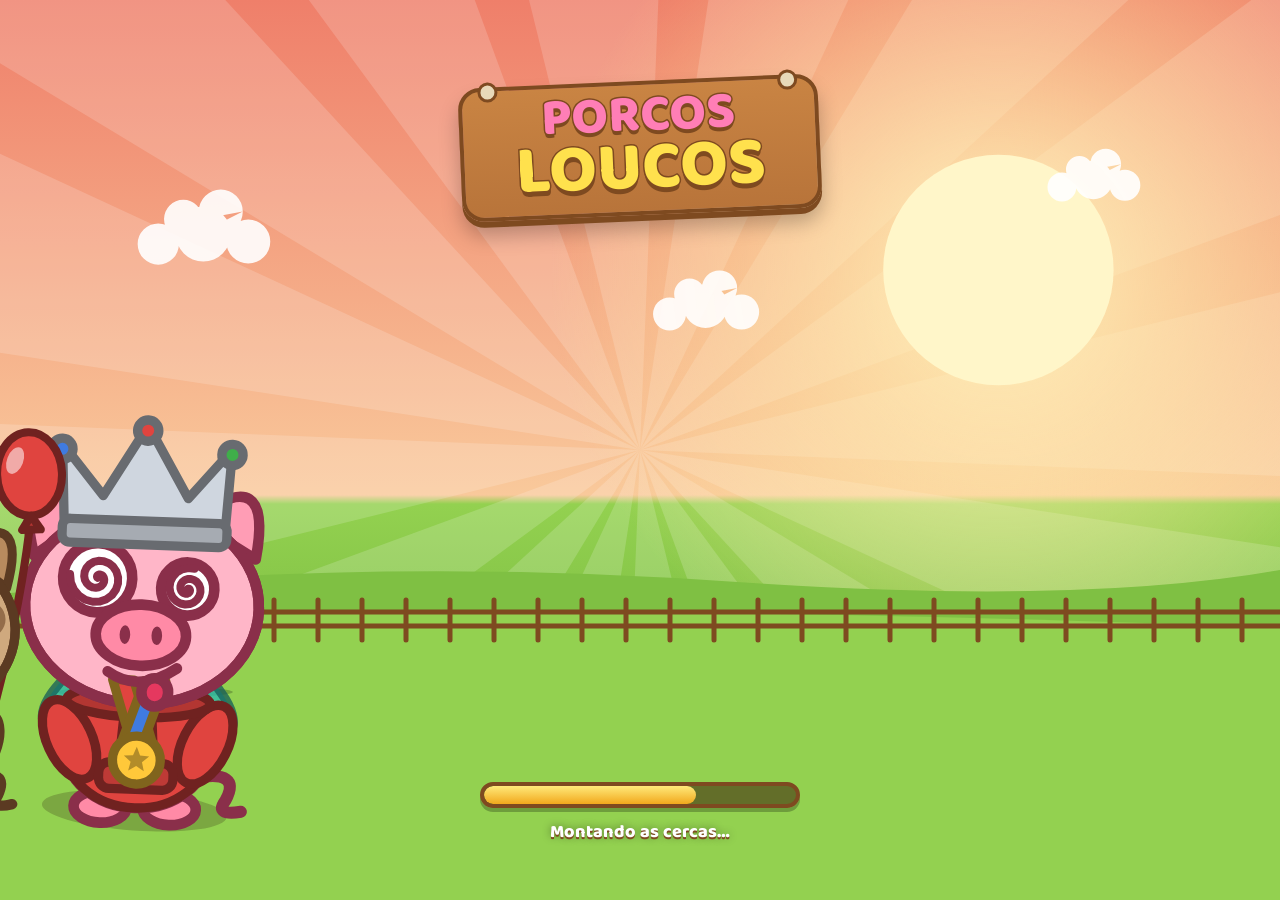
<file: index.html>
<!doctype html>
<html lang="pt-BR">
<head>
<meta charset="utf-8">
<meta name="viewport" content="width=device-width,initial-scale=1,maximum-scale=1,user-scalable=no,viewport-fit=cover">
<meta name="theme-color" content="#f39a78">
<meta name="mobile-web-app-capable" content="yes">
<meta name="apple-mobile-web-app-capable" content="yes">
<title>Porcos Loucos</title>
<link rel="manifest" href="manifest.webmanifest">
<link rel="icon" href="icon-192.png">
<link rel="apple-touch-icon" href="icon-192.png">
<link rel="preconnect" href="https://fonts.googleapis.com">
<link href="https://fonts.googleapis.com/css2?family=Baloo+2:wght@700;800&family=Nunito:wght@600;800&display=swap" rel="stylesheet">
<link rel="stylesheet" href="style.css">
</head>
<body data-map="farm">
<canvas id="sky"></canvas>
<div id="loading"><canvas id="ldCv"></canvas><div class="logo ldlogo"><div class="l1">PORCOS</div><div class="l2">LOUCOS</div></div><div class="ldbottom"><div class="ldbar"><div id="ldFill"></div></div><div id="ldTip">Carregando…</div></div></div>
<div id="toast" hidden></div>

<!-- MENU -->
<section class="screen" id="s-home">
  <div class="topbar">
    <button class="me" id="btnName"><span class="mename" id="meName">Torresmo</span><span class="merank" id="meRank">Leitão</span></button>
    <div class="coins" id="coins">🪙 <b>0</b></div>
  </div>
  <div class="logo"><div class="l1">PORCOS</div><div class="l2">LOUCOS</div></div>
  <canvas id="homePig" class="homepig"></canvas>
  <div class="rankbar"><div class="rankfill" id="rankFill"></div><span id="rankTxt"></span></div>
  <div class="menu">
    <button class="btn big" id="bPlay">▶ Jogar</button>
    <button class="btn gift" id="bDaily" hidden>🎁 Presente do dia</button>
    <button class="btn" id="bResume" hidden>↩ Voltar para a sala online</button>
    <button class="btn event" id="bEvent" hidden><span id="evT"></span><small id="evS"></small></button>
    <div class="row2">
      <button class="btn" id="bCareer">🏰 Carreira</button>
      <button class="btn" id="bPuz">🧩 Puzzles</button>
    </div>
    <div class="row2">
      <button class="btn" id="bShop">👕 Loja</button>
      <button class="btn" id="bMaps">🗺️ Mapas</button>
    </div>
    <div class="row2">
      <button class="btn" id="bMiss">📋 Missões<i id="missBadge" class="badge" hidden></i></button>
      <button class="btn" id="bHow">❓ Como jogar</button>
    </div>
    <button class="btn" id="bSet">⚙️ Ajustes</button>
  </div>
</section>

<!-- CONFIGURAR PARTIDA -->
<section class="screen" id="s-setup" hidden>
  <div class="topbar"><button class="btn sm back" data-go="home">← Voltar</button><h2>Nova partida</h2><div class="coins">🪙 <b>0</b></div></div>
  <div class="card">
    <h3>Como jogar</h3>
    <div class="seg" id="segMode">
      <button data-v="bots">🤖 Contra robôs</button><button data-v="local">👫 Mesmo aparelho</button><button data-v="online">🌐 Online</button>
    </div>
    <h3>Jogadores</h3>
    <div class="seg" id="segN"><button data-v="2">2 · Corrida</button><button data-v="3">3 · Taça</button><button data-v="4">4 · Taça</button></div>
    <p class="hint" id="nHint"></p>
    <div id="diffBox"><h3>Dificuldade dos robôs</h3>
      <div class="seg" id="segDiff"><button data-v="easy">😴 Fácil</button><button data-v="medium">🙂 Médio</button><button data-v="hard">😈 Difícil</button></div></div>
    <h3>Mapa</h3>
    <div class="chips" id="mapChips"></div>
  </div>
  <div class="card" id="onlineBox" hidden>
    <h3>Sala online</h3>
    <button class="btn" id="bCreate">➕ Criar sala</button>
    <div class="joinrow"><input id="codeIn" maxlength="5" placeholder="CÓDIGO" autocomplete="off" autocapitalize="characters"><button class="btn" id="bJoin">Entrar</button></div>
    <p class="hint" id="onlineMsg"></p>
  </div>
  <button class="btn big" id="bStart">▶ Começar</button>
</section>

<!-- SALA (online) -->
<section class="screen" id="s-lobby" hidden>
  <div class="topbar"><button class="btn sm" id="bLeave">← Sair</button><h2>Sala</h2><div class="coins">🪙 <b>0</b></div></div>
  <div class="card center">
    <div class="small">Código da sala</div>
    <div class="code" id="lobCode">-----</div>
    <button class="btn" id="bShare">📤 Convidar amigos</button>
  </div>
  <div class="card"><div id="lobSeats" class="seats"></div></div>
  <div class="card" id="lobHost">
    <h3>Mapa</h3><div class="chips" id="lobMaps"></div>
    <div id="lobDiffBox"><h3>Dificuldade dos robôs</h3><div class="seg" id="lobDiff"><button data-v="easy">😴 Fácil</button><button data-v="medium">🙂 Médio</button><button data-v="hard">😈 Difícil</button></div></div>
  </div>
  <p class="hint center" id="lobMsg"></p>
  <button class="btn big" id="bLobStart">▶ Começar</button>
</section>

<!-- JOGO -->
<section class="screen" id="s-game" hidden>
  <div class="gbar">
    <button class="btn sm" id="bPause">⏸</button>
    <div class="gtitle" id="gTitle"></div>
    <button class="btn sm" id="bChat">💬<i id="chatBadge" hidden></i></button>
  </div>
  <div class="chipsrow" id="pChips"></div>
  <div class="boardwrap"><canvas id="board"></canvas></div>
  <div class="status" id="gStatus"></div>
  <div class="ctrl" id="ctrlMove">
    <button class="btn on" id="bModeMove">🐷 Mover</button>
    <button class="btn" id="bModeFence">🚧 Cerca <b id="fLeft">10</b></button>
  </div>
  <div class="ctrl" id="ctrlFence" hidden>
    <button class="btn" id="bRot">↻ Girar</button>
    <button class="btn ok" id="bPlace">✔ Colocar</button>
    <button class="btn" id="bCancelF">✖</button>
  </div>
  <div class="ctrl" id="ctrlPuz" hidden>
    <button class="btn" id="bPuzUndo">↩ Desfazer</button>
    <button class="btn" id="bPuzReset">🔄 Reiniciar</button>
    <button class="btn ok" id="bPuzFinish">✔ Terminar</button>
  </div>
</section>

<!-- CARREIRA -->
<section class="screen" id="s-career" hidden>
  <div class="topbar"><button class="btn sm back" data-go="home">← Voltar</button><h2>Carreira</h2><div class="coins">🪙 <b>0</b></div></div>
  <div class="card center" id="carSum"></div>
  <div id="carList"></div>
</section>

<!-- PUZZLES -->
<section class="screen" id="s-puz" hidden>
  <div class="topbar"><button class="btn sm back" data-go="home">← Voltar</button><h2>Puzzles</h2><div class="coins">🪙 <b>0</b></div></div>
  <div class="card center" id="puzSum"></div>
  <div class="grid5" id="puzGrid"></div>
</section>

<!-- MISSÕES -->
<section class="screen" id="s-miss" hidden>
  <div class="topbar"><button class="btn sm back" data-go="home">← Voltar</button><h2>Missões</h2><div class="coins">🪙 <b>0</b></div></div>
  <div class="card" id="missList"></div>
  <p class="hint center">As missões mudam todo dia. Volte amanhã!</p>
</section>

<!-- LOJA -->
<section class="screen" id="s-shop" hidden>
  <div class="topbar"><button class="btn sm back" data-go="home">← Voltar</button><h2>Loja</h2><div class="coins">🪙 <b>0</b></div></div>
  <div class="shoptop"><canvas id="shopPig"></canvas><div class="shopinfo"><div class="sname" id="shName"></div><div class="small" id="shDesc"></div><button class="btn big" id="shAct"></button></div></div>
  <div class="tabs" id="shTabs"></div>
  <div class="grid" id="shGrid"></div>
</section>

<!-- MAPAS -->
<section class="screen" id="s-maps" hidden>
  <div class="topbar"><button class="btn sm" id="bMapsBack">← Voltar</button><h2>Mapas</h2><div class="coins">🪙 <b>0</b></div></div>
  <div class="mapview"><button class="arrow" id="mPrev">◀</button><canvas id="mapCv"></canvas><button class="arrow" id="mNext">▶</button></div>
  <div class="card center"><div class="mname" id="mName"></div><p class="hint" id="mDesc"></p><div class="dots" id="mDots"></div>
    <button class="btn" id="bUseMap">✔ Usar este mapa</button></div>
</section>

<!-- TUTORIAL -->
<section class="screen" id="s-how" hidden>
  <div class="topbar"><button class="btn sm" id="bHowBack">✖ Fechar</button><h2>Como jogar</h2><div></div></div>
  <div class="card center howcard"><canvas id="howCv"></canvas><div class="mname" id="hwT"></div><p class="howtxt" id="hwP"></p><div class="dots" id="hwDots"></div></div>
  <div class="ctrl"><button class="btn" id="hwPrev">◀</button><button class="btn big" id="hwNext">Próximo ▶</button></div>
</section>

<!-- AJUSTES -->
<section class="screen" id="s-set" hidden>
  <div class="topbar"><button class="btn sm back" data-go="home">← Voltar</button><h2>Ajustes</h2><div></div></div>
  <div class="card" id="setBox"></div>
</section>

<!-- JANELAS -->
<div class="modal" id="m-chat" hidden><div class="sheet">
  <div class="shead"><b>Conversar</b><button class="btn sm" data-close="m-chat">✖</button></div>
  <div class="emo" id="chEmo"></div><div class="phr" id="chPhr"></div><div class="chlog" id="chLog"></div>
</div></div>
<div class="modal" id="m-pause" hidden><div class="sheet center">
  <h2>Pausado</h2>
  <button class="btn big" data-close="m-pause">▶ Continuar</button>
  <div class="row2"><button class="btn" id="pgMusic">🎵</button><button class="btn" id="pgSfx">🔊</button></div>
  <button class="btn" id="pgRestart">🔄 Recomeçar</button>
  <button class="btn" id="pgQuit">🚪 Sair da partida</button>
</div></div>
<div class="modal" id="m-result" hidden><div class="sheet center">
  <div class="rbig" id="rTitle"></div><div class="rpig"><canvas id="rCv"></canvas></div>
  <div class="rlist" id="rList"></div><div class="rlines" id="rLines"></div>
  <div class="rrew" id="rRew"></div>
  <button class="btn big" id="rAgain">🔄 Jogar de novo</button><button class="btn" id="rMenu">🏠 Menu</button>
</div></div>
<div class="modal" id="m-level" hidden><div class="sheet center">
  <div class="mname" id="lvT"></div><div class="rpig"><canvas id="lvCv"></canvas></div><div id="lvInfo" class="rlines"></div>
  <button class="btn big" id="lvGo">▶ Jogar</button><button class="btn" data-close="m-level">Voltar</button>
</div></div>
<div class="modal" id="m-name" hidden><div class="sheet center">
  <h2>Seu nome</h2><input id="nameIn" maxlength="12" autocomplete="off" placeholder="Torresmo">
  <button class="btn big" id="nameOk">Salvar</button><button class="btn" data-close="m-name">Cancelar</button>
</div></div>
<div class="modal" id="m-ask" hidden><div class="sheet center"><p id="askTxt"></p><div class="row2"><button class="btn" data-close="m-ask">Não</button><button class="btn ok" id="askYes">Sim</button></div></div></div>

<script src="config.js"></script>
<script src="js-00-util.js"></script>
<script src="js-01-data.js"></script>
<script src="js-02-store.js"></script>
<script src="js-03-engine.js"></script>
<script src="js-04-pig.js"></script>
<script src="js-05-maps.js"></script>
<script src="js-06-audio.js"></script>
<script src="js-07-online.js"></script>
<script src="js-07-career.js"></script>
<script src="js-08-game.js"></script>
<script src="js-09-ui.js"></script>
</body>
</html>
</file>
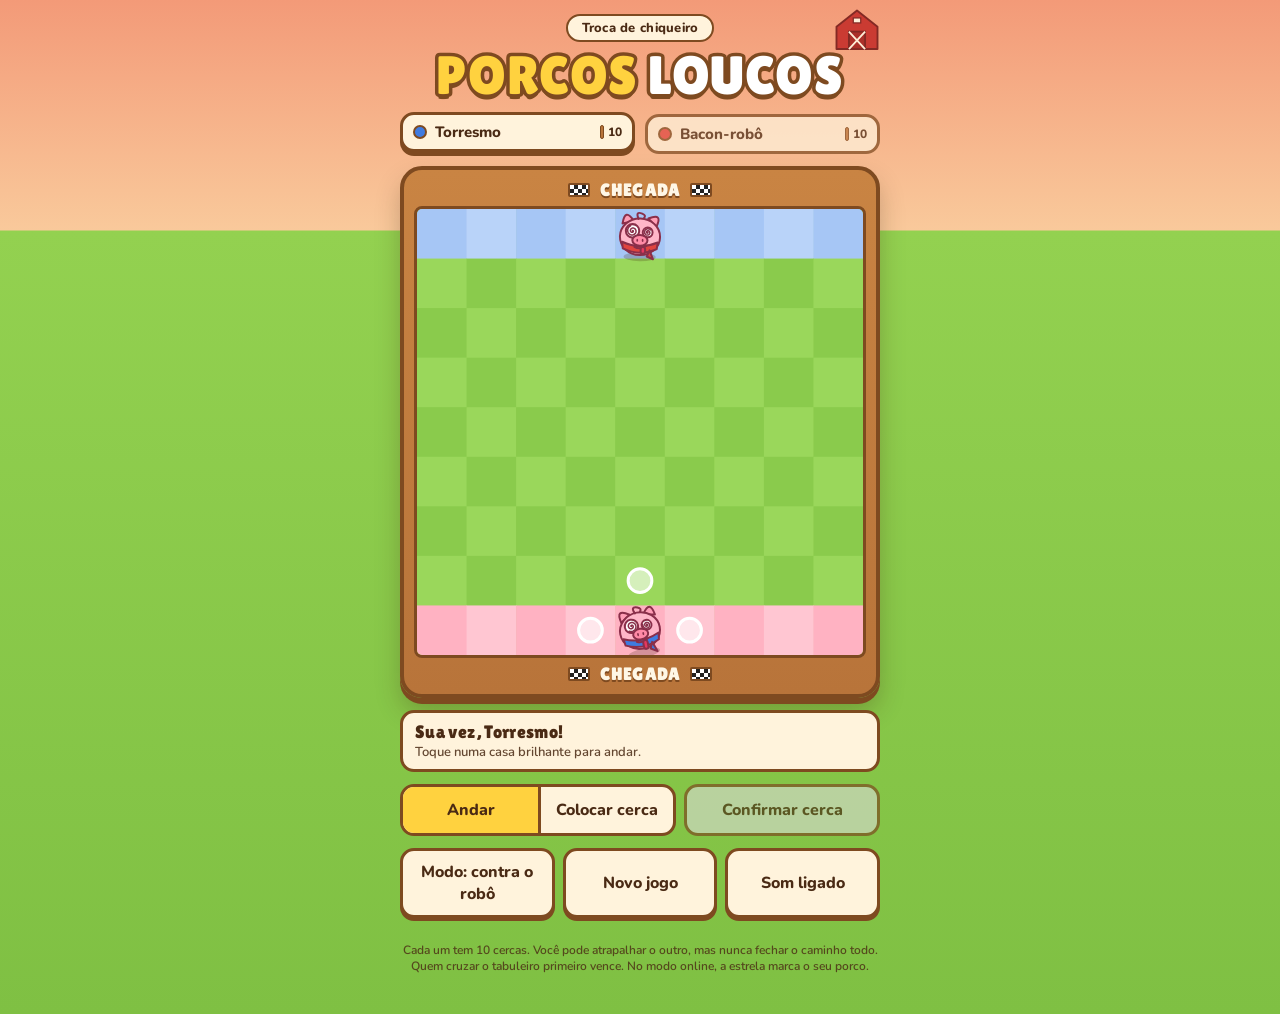
<file: index (1).html>
<!doctype html>
<html lang="pt-BR">
<head>
<meta charset="utf-8">
<meta name="viewport" content="width=device-width, initial-scale=1, viewport-fit=cover">
<title>Porcos Loucos</title>
<meta name="theme-color" content="#f39a78">
<meta name="description" content="Jogo de tabuleiro com porcos loucos: ande, coloque cercas e chegue primeiro ao outro lado.">
<link rel="manifest" href="manifest.webmanifest">
<link rel="icon" type="image/png" href="icon-192.png">
<link rel="apple-touch-icon" href="icon-192.png">
<meta name="apple-mobile-web-app-capable" content="yes">
<meta name="mobile-web-app-capable" content="yes">
<meta name="apple-mobile-web-app-title" content="Porcos Loucos">
<meta name="apple-mobile-web-app-status-bar-style" content="default">
<link rel="preconnect" href="https://fonts.googleapis.com">
<link rel="stylesheet" href="https://fonts.googleapis.com/css2?family=Lilita+One&family=Nunito:wght@600;800&display=swap">
<style>
/* Layout: coluna única de celular. Título, dois placares, tabuleiro 9x9 numa moldura de madeira, controles embaixo. */
:root {
  --sky-top: #f39a78;
  --sky-low: #f9c99b;
  --grass: #93d150;
  --grass-dark: #7fc043;
  --wood: #b8743a;
  --wood-dark: #7e4a20;
  --paper: #fff3dc;
  --ink: #4a2a14;
  --yellow: #ffd23f;
  --blue: #3f7be0;
  --red: #e0443f;
  --pink-goal: #ffb8c6;
  --blue-goal: #a9c9f7;
  --font-display: "Lilita One", "Arial Rounded MT Bold", system-ui, sans-serif;
  --font-body: "Nunito", system-ui, sans-serif;
  color-scheme: light;
}
* { box-sizing: border-box; }
[hidden] { display: none !important; }
html, body { min-height: 100%; }
html { background: var(--grass-dark); }
body {
  margin: 0;
  background: var(--grass);
  background-image: linear-gradient(180deg, var(--sky-top) 0, var(--sky-low) 230px, var(--grass) 231px, var(--grass-dark) 100%);
  background-attachment: scroll;
  color: var(--ink);
  font-family: var(--font-body);
  font-weight: 600;
  padding-block: 14px 28px;
  padding-left: max(16px, env(safe-area-inset-left, 0px));
  padding-right: max(16px, env(safe-area-inset-right, 0px));
  -webkit-tap-highlight-color: transparent;
}
.app { max-width: 480px; margin: 0 auto; display: flex; flex-direction: column; gap: 12px; position: relative; }
.barn { position: absolute; right: 0; top: -6px; width: 46px; opacity: .95; pointer-events: none; }
.head { text-align: center; display: flex; flex-direction: column; align-items: center; gap: 6px; }
.pill {
  background: var(--paper); border: 2px solid var(--wood-dark); border-radius: 999px;
  padding: 3px 14px; font-weight: 800; font-size: 13px; letter-spacing: .02em;
}
h1 {
  margin: 0; font-family: var(--font-display); font-weight: 400; font-size: clamp(36px, 11vw, 54px);
  line-height: 1; letter-spacing: .01em; text-transform: uppercase; color: var(--yellow);
  -webkit-text-stroke: 7px var(--wood-dark); paint-order: stroke fill;
  text-shadow: 0 5px 0 var(--wood-dark);
  text-wrap: balance;
}
h1 span { color: #fff; }

.scores { display: grid; grid-template-columns: 1fr 1fr; gap: 10px; }
.chip {
  display: flex; align-items: center; gap: 8px; min-width: 0;
  background: var(--paper); border: 3px solid var(--wood-dark); border-radius: 14px;
  padding: 7px 10px; opacity: .72; transition: transform .15s, opacity .15s, box-shadow .15s;
}
.chip.on { opacity: 1; transform: translateY(-2px); box-shadow: 0 4px 0 var(--wood-dark); }
.dot { width: 14px; height: 14px; border-radius: 50%; flex: none; border: 2px solid var(--wood-dark); }
.chip .nm { font-weight: 800; font-size: 15px; white-space: nowrap; overflow: hidden; text-overflow: ellipsis; }
.chip .ct { margin-left: auto; font-size: 12px; font-weight: 800; white-space: nowrap; display: flex; align-items: center; gap: 4px; }
.chip .ct i { display: inline-block; width: 4px; height: 14px; border-radius: 2px; background: var(--wood); border: 1px solid var(--wood-dark); }

.frame {
  background: linear-gradient(180deg, #c98443, var(--wood));
  border: 4px solid var(--wood-dark); border-radius: 22px; padding: 8px 10px 10px;
  box-shadow: 0 6px 0 var(--wood-dark), 0 14px 24px rgba(60, 30, 10, .25);
}
.banner {
  display: flex; justify-content: center; align-items: center; gap: 10px;
  font-family: var(--font-display); font-size: 17px; letter-spacing: .06em; color: #fff7e6;
  text-shadow: 0 2px 0 var(--wood-dark); padding: 2px 0 6px;
}
.banner.bot { padding: 6px 0 0; }
.flag { width: 22px; height: 14px; border: 2px solid var(--wood-dark); border-radius: 2px; flex: none;
  background: conic-gradient(#222 25%, #fff 0 50%, #222 0 75%, #fff 0); background-size: 8px 8px; }
.boardwrap { border-radius: 8px; overflow: hidden; border: 3px solid var(--wood-dark); background: var(--grass); touch-action: manipulation; }
canvas { display: block; width: 100%; aspect-ratio: 1; touch-action: manipulation; cursor: pointer; }

.status {
  min-height: 52px; background: var(--paper); border: 3px solid var(--wood-dark); border-radius: 14px;
  padding: 8px 12px; display: flex; flex-direction: column; justify-content: center; gap: 1px;
}
.status b { font-family: var(--font-display); font-weight: 400; font-size: 18px; letter-spacing: .02em; }
.status small { font-size: 13px; opacity: .85; }

.row { display: flex; gap: 8px; flex-wrap: wrap; }
.seg { display: grid; grid-template-columns: 1fr 1fr; flex: 1 1 220px; border: 3px solid var(--wood-dark); border-radius: 14px; overflow: hidden; background: var(--paper); }
button {
  font: inherit; font-weight: 800; color: var(--ink); cursor: pointer;
  border: 3px solid var(--wood-dark); background: var(--paper); border-radius: 14px; padding: 10px 12px; min-height: 46px;
}
.seg button { border: 0; border-radius: 0; background: transparent; }
.seg button + button { border-left: 3px solid var(--wood-dark); }
.seg button[aria-pressed="true"] { background: var(--yellow); }
.btn-go { background: #7ed957; box-shadow: 0 3px 0 var(--wood-dark); flex: 1 1 140px; }
.btn-go:disabled { background: #cfd8c4; opacity: .7; box-shadow: none; cursor: not-allowed; }
.btn-alt { box-shadow: 0 3px 0 var(--wood-dark); flex: 1 1 140px; }
button:focus-visible { outline: 3px solid #fff; outline-offset: 2px; box-shadow: 0 0 0 6px var(--blue); }
button:active:not(:disabled) { transform: translateY(2px); }

.online { background: var(--paper); border: 3px solid var(--wood-dark); border-radius: 14px; padding: 10px; display: flex; flex-direction: column; gap: 8px; }
.online[hidden], .online [hidden] { display: none !important; }
.online input {
  flex: 1 1 120px; min-width: 0; font: inherit; font-family: var(--font-display); font-size: 22px; letter-spacing: .25em; text-align: center; text-transform: uppercase;
  color: var(--ink); background: #fff; border: 3px solid var(--wood-dark); border-radius: 14px; padding: 6px 8px; min-height: 46px;
}
.online input:focus-visible { outline: 3px solid #fff; box-shadow: 0 0 0 6px var(--blue); }
.online .code { font-family: var(--font-display); font-size: 34px; letter-spacing: .3em; padding-left: .3em; text-align: center; line-height: 1.1; }
.online small { font-size: 13px; opacity: .85; text-align: center; }
.modal { position: fixed; inset: 0; background: rgba(60, 30, 10, .55); display: grid; place-items: center; padding: 20px; z-index: 20; }
.modal[hidden] { display: none !important; }
.card {
  width: min(360px, 100%); background: var(--paper); border: 4px solid var(--wood-dark); border-radius: 22px;
  padding: 22px 20px 20px; text-align: center; display: flex; flex-direction: column; gap: 10px; align-items: center;
  box-shadow: 0 8px 0 var(--wood-dark); animation: pop .35s cubic-bezier(.2, 1.6, .4, 1);
}
.card h2 { margin: 0; font-family: var(--font-display); font-weight: 400; font-size: 30px; line-height: 1.05; text-wrap: balance; }
.card p { margin: 0; font-size: 15px; }
.card canvas { width: 96px; height: 96px; aspect-ratio: auto; cursor: default; }
@keyframes pop { from { transform: scale(.6); opacity: 0; } to { transform: none; opacity: 1; } }
@media (prefers-reduced-motion: reduce) { .card { animation: none; } .chip { transition: none; } }
.foot { text-align: center; font-size: 12px; opacity: .8; }
</style>
</head>
<body>
<script src="config.js"></script>
<div class="app">
  <svg class="barn" viewBox="0 0 74 70" aria-hidden="true"><path d="M4 30 37 4l33 26v36H4z" fill="#c8362f" stroke="#7e2420" stroke-width="3" stroke-linejoin="round"/><rect x="24" y="38" width="26" height="28" fill="#a82a25" stroke="#7e2420" stroke-width="3"/><path d="M24 38l26 28M50 38 24 66" stroke="#fff3dc" stroke-width="3"/><rect x="31" y="16" width="12" height="8" fill="#fff3dc" stroke="#7e2420" stroke-width="2"/></svg>
  <header class="head">
    <div class="pill">Troca de chiqueiro</div>
    <h1>Porcos <span>Loucos</span></h1>
  </header>

  <section class="scores" aria-label="Placar">
    <div class="chip" id="chip0"><span class="dot" style="background:var(--blue)"></span><span class="nm" id="nm0">Torresmo</span><span class="ct" id="ct0"></span></div>
    <div class="chip" id="chip1"><span class="dot" style="background:var(--red)"></span><span class="nm" id="nm1">Bacon</span><span class="ct" id="ct1"></span></div>
  </section>

  <section class="frame">
    <div class="banner"><span class="flag"></span>CHEGADA<span class="flag"></span></div>
    <div class="boardwrap"><canvas id="cv" aria-label="Tabuleiro 9 por 9. Torresmo começa embaixo e vai para o alto, Bacon faz o contrário." role="img"></canvas></div>
    <div class="banner bot"><span class="flag"></span>CHEGADA<span class="flag"></span></div>
  </section>

  <div class="status" aria-live="polite"><b id="st1">Sua vez, Torresmo!</b><small id="st2">Toque numa casa brilhante para andar.</small></div>

  <div class="online" id="online" hidden>
    <div id="roomPick" class="online" style="border:0;padding:0">
      <button id="bCreate" class="btn-go" style="flex:none">Criar sala</button>
      <div class="row"><input id="code" maxlength="4" placeholder="CÓDIGO" autocomplete="off" autocapitalize="characters" aria-label="Código da sala"><button id="bJoin" class="btn-alt">Entrar</button></div>
      <small id="onMsg">Crie uma sala e passe o código para o seu amigo, ou digite o código que ele passou.</small>
    </div>
    <div id="roomInfo" hidden>
      <div class="code" id="roomCode" aria-label="Código da sala"></div>
      <small id="roomHint"></small>
      <div class="row"><button id="bCopy" class="btn-alt">Convidar amigo</button><button id="bLeave" class="btn-alt">Sair da sala</button></div>
    </div>
  </div>

  <div class="row">
    <div class="seg" role="group" aria-label="Ação do turno">
      <button id="bMove" aria-pressed="true">Andar</button>
      <button id="bWall" aria-pressed="false">Colocar cerca</button>
    </div>
    <button id="bOk" class="btn-go" disabled>Confirmar cerca</button>
  </div>
  <div class="row">
    <button id="bMode" class="btn-alt">Contra o Bacon-robô</button>
    <button id="bNew" class="btn-alt">Novo jogo</button>
    <button id="bSnd" class="btn-alt" aria-pressed="true">Som ligado</button>
  </div>
  <p class="foot">Cada um tem 10 cercas. Você pode atrapalhar o outro, mas nunca fechar o caminho todo. Quem cruzar o tabuleiro primeiro vence. No modo online, a estrela marca o seu porco.</p>
</div>

<div class="modal" id="modal" hidden>
  <div class="card" role="dialog" aria-labelledby="mTitle">
    <canvas id="mpig" width="192" height="192"></canvas>
    <h2 id="mTitle"></h2>
    <p id="mSub"></p>
    <button class="btn-go" id="bAgain" style="width:100%;flex:none">Jogar de novo</button>
  </div>
</div>

<script>
(() => {
  const N = 9, DIRS = [[-1, 0], [1, 0], [0, -1], [0, 1]];
  const COL = { blue: "#3f7be0", red: "#e0443f", wood: "#b8743a", woodDark: "#7e4a20" };
  const NAMES = ["Torresmo", "Bacon"];
  const $ = id => document.getElementById(id);
  const cv = $("cv"), ctx = cv.getContext("2d");
  let S = 400, cell = 44, dpr = 1;

  // ---------- regras ----------
  const grid = n => Array.from({ length: n }, () => Array(n).fill(0));
  const newState = () => ({ p: [{ r: 8, c: 4 }, { r: 0, c: 4 }], h: grid(8), v: grid(8), f: [10, 10], turn: 0, moves: 0, winner: -1 });
  const inb = (r, c) => r >= 0 && r < N && c >= 0 && c < N;
  function blocked(s, r, c, dr, dc) {
    const H = (a, b) => a >= 0 && a < 8 && b >= 0 && b < 8 && s.h[a][b];
    const V = (a, b) => a >= 0 && a < 8 && b >= 0 && b < 8 && s.v[a][b];
    if (dr === -1) return H(r - 1, c) || H(r - 1, c - 1);
    if (dr === 1) return H(r, c) || H(r, c - 1);
    if (dc === 1) return V(r, c) || V(r - 1, c);
    return V(r, c - 1) || V(r - 1, c - 1);
  }
  function legalMoves(s, pl) {
    const me = s.p[pl], op = s.p[1 - pl], res = [];
    for (const [dr, dc] of DIRS) {
      if (blocked(s, me.r, me.c, dr, dc)) continue;
      const nr = me.r + dr, nc = me.c + dc;
      if (!inb(nr, nc)) continue;
      if (nr === op.r && nc === op.c) {
        const jr = nr + dr, jc = nc + dc;
        if (inb(jr, jc) && !blocked(s, nr, nc, dr, dc)) res.push({ r: jr, c: jc });
        else {
          const perp = dr !== 0 ? [[0, 1], [0, -1]] : [[1, 0], [-1, 0]];
          for (const [pr, pc] of perp) {
            if (!blocked(s, nr, nc, pr, pc) && inb(nr + pr, nc + pc)) res.push({ r: nr + pr, c: nc + pc });
          }
        }
      } else res.push({ r: nr, c: nc });
    }
    return res;
  }
  function dist(s, pl) {
    const goal = pl === 0 ? 0 : 8, st = s.p[pl];
    const d = grid(N).map(r => r.fill(-1));
    const q = [[st.r, st.c]]; d[st.r][st.c] = 0;
    for (let i = 0; i < q.length; i++) {
      const [r, c] = q[i];
      if (r === goal) return d[r][c];
      for (const [dr, dc] of DIRS) {
        const nr = r + dr, nc = c + dc;
        if (!inb(nr, nc) || d[nr][nc] >= 0 || blocked(s, r, c, dr, dc)) continue;
        d[nr][nc] = d[r][c] + 1; q.push([nr, nc]);
      }
    }
    return Infinity;
  }
  function wallFree(s, o, r, c) {
    if (r < 0 || r > 7 || c < 0 || c > 7) return false;
    if (o === "h") return !s.h[r][c] && !s.v[r][c] && !(c > 0 && s.h[r][c - 1]) && !(c < 7 && s.h[r][c + 1]);
    return !s.v[r][c] && !s.h[r][c] && !(r > 0 && s.v[r - 1][c]) && !(r < 7 && s.v[r + 1][c]);
  }
  function canWall(s, o, r, c) {
    if (!wallFree(s, o, r, c)) return false;
    const a = o === "h" ? s.h : s.v;
    a[r][c] = 1;
    const ok = isFinite(dist(s, 0)) && isFinite(dist(s, 1));
    a[r][c] = 0;
    return ok;
  }

  // ---------- IA ----------
  function aiChoose(s) {
    const pl = s.turn, op = 1 - pl;
    if (Math.random() < 0.12) {
      const m = legalMoves(s, pl); return { t: "move", ...m[Math.floor(Math.random() * m.length)] };
    }
    const d0 = dist(s, op);
    let best = null, bestScore = -1e9;
    for (const m of legalMoves(s, pl)) {
      const old = s.p[pl]; s.p[pl] = m;
      const reached = m.r === (pl === 0 ? 0 : 8);
      const sc = reached ? 999 : d0 - dist(s, pl) + Math.random() * 0.6;
      s.p[pl] = old;
      if (sc > bestScore) { bestScore = sc; best = { t: "move", r: m.r, c: m.c }; }
    }
    if (s.f[pl] > 0) {
      const dm = dist(s, pl);
      for (const o of ["h", "v"]) for (let r = 0; r < 8; r++) for (let c = 0; c < 8; c++) {
        if (!canWall(s, o, r, c)) continue;
        const a = o === "h" ? s.h : s.v; a[r][c] = 1;
        const nd0 = dist(s, op), nd1 = dist(s, pl);
        a[r][c] = 0;
        const gain = nd0 - d0;
        if (gain < 1) continue;
        const sc = (nd0 - nd1) - 1.0 - (nd1 - dm) * 0.5 + Math.random() * 0.6 + (d0 <= 3 ? 1.5 : 0);
        if (sc > bestScore) { bestScore = sc; best = { t: "wall", o, r, c }; }
      }
    }
    return best;
  }

  // ---------- estado do jogo ----------
  let G = newState(), vs = "ai", mode = "move", ghost = null, busy = false, aiTimer = 0;
  const disp = [{ x: 4, y: 8 }, { x: 4, y: 0 }];
  const pops = []; const confetti = []; let hint = null;

  const QUIPS = ["Oinc oinc oinc!", "Eu sou um foguete rosa!", "A lama me chama!", "Quem apagou a luz?", "Bacon voador!", "Minha orelha ficou tonta!", "Hi hi hi OINC!", "Cerca? Eu como cerca!", "Estou girando por dentro!"];
  const quip = () => QUIPS[Math.floor(Math.random() * QUIPS.length)];

  let ac = null, sound = true;
  function oink(high) {
    if (!sound) return;
    try {
      ac = ac || new (window.AudioContext || window.webkitAudioContext)();
      if (ac.state === "suspended") ac.resume();
      const t = ac.currentTime, base = high ? 420 : 210;
      for (let i = 0; i < 2; i++) {
        const o = ac.createOscillator(), f = ac.createBiquadFilter(), g = ac.createGain();
        o.type = "sawtooth"; f.type = "lowpass"; f.frequency.value = 900;
        const s0 = t + i * 0.13;
        o.frequency.setValueAtTime(base * (1 + i * 0.15), s0);
        o.frequency.exponentialRampToValueAtTime(base * 0.55, s0 + 0.11);
        g.gain.setValueAtTime(0.0001, s0); g.gain.exponentialRampToValueAtTime(0.18, s0 + 0.02); g.gain.exponentialRampToValueAtTime(0.0001, s0 + 0.12);
        o.connect(f); f.connect(g); g.connect(ac.destination); o.start(s0); o.stop(s0 + 0.14);
      }
    } catch (e) { /* sem áudio */ }
  }

  function setStatus(a, b) { $("st1").textContent = a; $("st2").textContent = b; }
  function isHumanTurn() {
    if (G.winner >= 0) return false;
    if (vs === "online") return !!room && seat === G.turn && oppJoined;
    return vs === "two" || G.turn === 0;
  }
  const nameOf = i => vs === "ai" && i === 1 ? "Bacon-robô" : vs === "online" && i === seat ? `${NAMES[i]} (você)` : NAMES[i];

  // ---------- online (salas no banco compartilhado da página) ----------
  let db = null, uid = null, room = null, seat = -1, unsub = null, rev = 0, oppJoined = false, pushing = Promise.resolve();
  const enc = s => JSON.stringify({ p: s.p, h: s.h, v: s.v, f: s.f, turn: s.turn, moves: s.moves, winner: s.winner });
  const ABC = "ABCDEFGHJKLMNPQRSTUVWXYZ23456789";
  const onMsg = t => { $("onMsg").textContent = t; };
  // Identidade anônima deste aparelho (só serve para saber quem é o jogador 1 e o 2 de uma sala).
  function clientId() {
    try {
      let v = localStorage.getItem("porcos-id");
      if (!v) { v = "p" + Math.random().toString(36).slice(2, 12) + Date.now().toString(36); localStorage.setItem("porcos-id", v); }
      return v;
    } catch (e) { return "p" + Math.random().toString(36).slice(2, 12); }
  }
  // Banco de salas sobre a API REST do Firebase Realtime Database, com a mesma interface usada pelo resto do jogo.
  function makeDb(base) {
    return { doc(path) {
      const url = `${base}/${path}.json`;
      const wrap = v => ({ exists: v !== null && v !== undefined, data: () => v });
      const send = async (method, d) => {
        const r = await fetch(url, { method, headers: { "Content-Type": "application/json" }, body: JSON.stringify(d) });
        if (!r.ok) throw new Error("http " + r.status);
      };
      const read = async () => { const r = await fetch(url, { cache: "no-store" }); if (!r.ok) throw new Error("http " + r.status); return r.json(); };
      return {
        get: async () => wrap(await read()),
        set: d => send("PUT", d),
        update: d => send("PATCH", d),
        onSnapshot(next, error) {
          let last, stopped = false, fails = 0, timer = 0;
          const tick = async () => {
            if (stopped) return;
            try {
              const v = await read(); fails = 0;
              const j = JSON.stringify(v);
              if (j !== last) { last = j; next(wrap(v)); }
            } catch (e) { if (++fails === 4 && error) error(e); }
            if (!stopped) timer = setTimeout(tick, document.hidden ? 3000 : 900);
          };
          tick();
          return () => { stopped = true; clearTimeout(timer); };
        }
      };
    } };
  }
  (async () => {
    uid = clientId();
    const base = ((window.PORCOS_CONFIG || {}).firebaseUrl || "").trim().replace(/\/+$/, "");
    if (base) db = makeDb(base);
    if (!db) onMsg("O modo online ainda não foi configurado. Siga o passo a passo do arquivo LEIA-ME para ligar o Firebase.");
    const m = /^#sala-([A-Za-z0-9]{4})$/.exec(location.hash || "");
    if (m && db && uid) { vs = "online"; reset(); $("code").value = m[1].toUpperCase(); joinRoom(m[1].toUpperCase()); }
    updateUI();
  })();
  function push() {
    if (vs !== "online" || !room || !db) return;
    const code = room, body = { s: enc(G), rev: ++rev };
    pushing = pushing.then(() => db.doc("rooms/" + code).update(body)).catch(() => { setStatus("Sem conexão", "Não consegui enviar a jogada. Tente de novo."); });
  }
  function leaveRoom() {
    if (unsub) { try { unsub(); } catch (e) { /* nada */ } }
    unsub = null; room = null; seat = -1; oppJoined = false; rev = 0;
    try { history.replaceState(null, "", location.pathname + location.search); } catch (e) { /* nada */ }
  }
  function watch(code) {
    room = code;
    try { location.hash = "sala-" + code; } catch (e) { /* nada */ }
    let first = true, timer = setTimeout(() => onMsg("Demorando para conectar à sala..."), 10000);
    unsub = db.doc("rooms/" + code).onSnapshot(snap => {
      clearTimeout(timer);
      if (!snap.exists) { onMsg("Essa sala não existe mais."); leaveRoom(); updateUI(); return; }
      const d = snap.data();
      oppJoined = !!d.p0 && !!d.p1;
      if (first || d.rev > rev) { first = false; rev = Math.max(rev, d.rev); applyRemote(JSON.parse(d.s)); }
      updateUI();
    }, () => { onMsg("Perdi a conexão com a sala."); updateUI(); });
  }
  function applyRemote(s) {
    const prev = G.moves, wasOver = G.winner >= 0;
    G = Object.assign(newState(), s); ghost = null; mode = "move";
    if (s.moves > prev) { oink(s.turn === 0); pops.push({ x: G.p[1 - s.turn].c + .5, y: G.p[1 - s.turn].r + .5, t: 0 }); }
    if (s.winner >= 0 && !wasOver) win(s.winner);
    else if (s.winner < 0) { $("modal").hidden = true; confetti.length = 0; }
  }
  async function createRoom() {
    if (!db || !uid) return;
    $("bCreate").disabled = true;
    try {
      let code, tries = 0;
      do { code = Array.from({ length: 4 }, () => ABC[Math.floor(Math.random() * ABC.length)]).join(""); tries++; }
      while ((await db.doc("rooms/" + code).get()).exists && tries < 8);
      G = newState(); rev = 1; seat = 0;
      await db.doc("rooms/" + code).set({ s: enc(G), rev: 1, p0: uid, p1: null });
      watch(code);
    } catch (e) { onMsg("Não consegui criar a sala. Confira se você tem acesso de colaborador."); seat = -1; }
    $("bCreate").disabled = false; updateUI();
  }
  async function joinRoom(code) {
    if (!db || !uid) return;
    code = (code || "").toUpperCase().trim();
    if (code.length !== 4) { onMsg("O código tem 4 letras ou números."); return; }
    try {
      const snap = await db.doc("rooms/" + code).get();
      if (!snap.exists) { onMsg("Não achei essa sala. Confira o código."); return; }
      const d = snap.data();
      if (d.p0 === uid) seat = 0;
      else if (d.p1 === uid) seat = 1;
      else if (!d.p1) { await db.doc("rooms/" + code).update({ p1: uid }); seat = 1; }
      else { onMsg("Essa sala já tem dois jogadores."); return; }
      watch(code);
    } catch (e) { onMsg("Não consegui entrar na sala. Confira se você tem acesso de colaborador."); }
    updateUI();
  }
  $("bCreate").onclick = createRoom;
  $("bJoin").onclick = () => joinRoom($("code").value);
  $("code").addEventListener("keydown", e => { if (e.key === "Enter") joinRoom($("code").value); });
  $("bLeave").onclick = () => { leaveRoom(); reset(); };
  $("bCopy").onclick = async () => {
    const link = location.origin + location.pathname + "#sala-" + room;
    try {
      if (navigator.share) { await navigator.share({ title: "Porcos Loucos", text: `Vem jogar Porcos Loucos comigo! Código da sala: ${room}`, url: link }); return; }
    } catch (e) { if (e && e.name === "AbortError") return; }
    try { await navigator.clipboard.writeText(link); $("roomHint").textContent = "Link copiado! Passe para o seu amigo."; }
    catch (e) { $("roomHint").textContent = "Copie na mão: " + link; }
  };

  function updateUI() {
    $("online").hidden = vs !== "online";
    $("roomPick").hidden = !!room; $("roomInfo").hidden = !room;
    if (room) { $("roomCode").textContent = room; if (!/copiado|na mão/.test($("roomHint").textContent) || !oppJoined) $("roomHint").textContent = oppJoined ? `Você é o ${NAMES[seat]}, porco ${seat === 0 ? "azul" : "vermelho"}.` : "Toque em Convidar amigo ou passe esse código."; }
    const chipName = i => (i === 1 && vs === "ai" ? "Bacon-robô" : NAMES[i]) + (vs === "online" && room && i === seat ? " ★" : "");
    $("nm0").textContent = chipName(0);
    $("chip0").classList.toggle("on", G.winner < 0 && G.turn === 0);
    $("chip1").classList.toggle("on", G.winner < 0 && G.turn === 1);
    for (const i of [0, 1]) $("ct" + i).innerHTML = `<i></i>${G.f[i]}`;
    $("bMove").setAttribute("aria-pressed", mode === "move");
    $("bWall").setAttribute("aria-pressed", mode === "wall");
    const human = isHumanTurn();
    $("bMove").disabled = $("bWall").disabled = !human;
    $("bWall").disabled = !human || G.f[G.turn] === 0;
    $("bOk").disabled = !(human && mode === "wall" && ghost && ghost.ok);
    $("bMode").textContent = vs === "ai" ? "Modo: contra o robô" : vs === "two" ? "Modo: dois jogadores" : "Modo: online";
    $("nm1").textContent = chipName(1);
    $("bSnd").textContent = sound ? "Som ligado" : "Som desligado";
    $("bSnd").setAttribute("aria-pressed", sound);
    if (G.winner >= 0) return;
    const who = NAMES[G.turn];
    if (vs === "online" && !room) setStatus("Partida online", "Crie uma sala ou entre com o código de um amigo.");
    else if (vs === "online" && !oppJoined) setStatus("Esperando seu amigo...", "Assim que ele entrar com o código, a partida começa.");
    else if (vs === "online" && seat !== G.turn) setStatus(`Vez do ${who}...`, "Espere a jogada do seu amigo.");
    else if (vs === "ai" && G.turn === 1) setStatus("Bacon-robô está pensando...", "Ele roda os olhos e escolhe uma maluquice.");
    else if (mode === "move") setStatus(`Sua vez, ${who}!`, "Toque numa casa brilhante para andar.");
    else setStatus(`${who}, onde vai a cerca?`, ghost ? (ghost.ok ? "Toque de novo ou confirme para fixar." : "Aí não dá: fecharia o caminho ou bate noutra cerca.") : "Toque perto de uma linha do tabuleiro.");
  }

  function afterAction(msg) {
    G.moves++;
    const w = G.p[0].r === 0 ? 0 : G.p[1].r === 8 ? 1 : -1;
    if (w >= 0) { win(w); push(); return; }
    G.turn = 1 - G.turn; ghost = null; mode = "move";
    updateUI(); push();
    if (vs === "ai" && !isHumanTurn()) scheduleAI();
  }
  function doMove(r, c) {
    const me = G.p[G.turn]; me.r = r; me.c = c; oink(G.turn === 1);
    pops.push({ x: c + .5, y: r + .5, t: 0 });
    afterAction(); if (G.winner < 0 && isHumanTurn()) $("st2").textContent = quip();
  }
  function doWall(o, r, c) {
    (o === "h" ? G.h : G.v)[r][c] = G.turn + 1; G.f[G.turn]--; oink(true);
    afterAction(); if (G.winner < 0 && isHumanTurn()) $("st2").textContent = "Cerca no lugar! " + quip();
  }
  function scheduleAI() {
    busy = true; clearTimeout(aiTimer);
    aiTimer = setTimeout(() => {
      busy = false; if (G.winner >= 0 || isHumanTurn()) return;
      const a = aiChoose(G);
      if (!a) { const m = legalMoves(G, G.turn)[0]; doMove(m.r, m.c); return; }
      if (a.t === "move") doMove(a.r, a.c); else doWall(a.o, a.r, a.c);
    }, 800);
  }
  function win(w) {
    G.winner = w; ghost = null; updateUI();
    $("chip0").classList.remove("on"); $("chip1").classList.remove("on");
    const name = nameOf(w);
    $("mTitle").textContent = vs === "online" ? (w === seat ? "Você chegou primeiro!" : `${NAMES[w]} chegou primeiro!`) : `${name} chegou primeiro!`;
    $("mSub").textContent = `Partida de ${G.moves} jogadas. ${w === 1 && vs === "ai" ? "O robô enlouqueceu de alegria." : "Esse porco merece um banho de lama."}`;
    setStatus(`${name} venceu!`, "Toque em Novo jogo para outra rodada.");
    for (let i = 0; i < 120; i++) confetti.push({ x: Math.random(), y: -Math.random() * .6, vx: (Math.random() - .5) * .006, vy: .004 + Math.random() * .008, r: Math.random() * 6, vr: (Math.random() - .5) * .3, c: ["#ffd23f", "#3f7be0", "#e0443f", "#7ed957", "#ff8fb1"][i % 5] });
    oink(false); setTimeout(() => oink(true), 300);
    setTimeout(() => { $("modal").hidden = false; $("bAgain").focus(); }, 900);
  }
  function reset() {
    clearTimeout(aiTimer); G = newState(); mode = "move"; ghost = null; busy = false; confetti.length = 0;
    disp[0] = { x: 4, y: 8 }; disp[1] = { x: 4, y: 0 };
    $("modal").hidden = true; updateUI(); push();
  }

  // ---------- entrada ----------
  function slotAt(px, py) {
    const k = Math.round(py / cell), kx = Math.round(px / cell);
    const dH = Math.abs(py - k * cell), dV = Math.abs(px - kx * cell);
    let o, r, c;
    if (dH < dV) { o = "h"; r = k - 1; c = Math.round(px / cell) - 1; }
    else { o = "v"; c = kx - 1; r = Math.round(py / cell) - 1; }
    r = Math.max(0, Math.min(7, r)); c = Math.max(0, Math.min(7, c));
    return { o, r, c, ok: G.f[G.turn] > 0 && canWall(G, o, r, c) };
  }
  function pos(e) { const b = cv.getBoundingClientRect(); return [(e.clientX - b.left) * (S / b.width), (e.clientY - b.top) * (S / b.height)]; }
  cv.addEventListener("pointermove", e => {
    if (e.pointerType === "touch" || mode !== "wall" || !isHumanTurn()) return;
    const [x, y] = pos(e); hint = slotAt(x, y);
  });
  cv.addEventListener("pointerleave", () => { hint = null; });
  cv.addEventListener("click", e => {
    if (!isHumanTurn()) return;
    const [x, y] = pos(e);
    if (mode === "move") {
      const c = Math.floor(x / cell), r = Math.floor(y / cell);
      if (legalMoves(G, G.turn).some(m => m.r === r && m.c === c)) doMove(r, c);
    } else {
      const s = slotAt(x, y);
      if (ghost && ghost.ok && ghost.o === s.o && ghost.r === s.r && ghost.c === s.c) { doWall(s.o, s.r, s.c); return; }
      ghost = s; hint = null; updateUI();
    }
  });
  $("bMove").onclick = () => { mode = "move"; ghost = null; updateUI(); };
  $("bWall").onclick = () => { mode = "wall"; ghost = null; updateUI(); };
  $("bOk").onclick = () => { if (ghost && ghost.ok) doWall(ghost.o, ghost.r, ghost.c); };
  $("bNew").onclick = reset;
  $("bAgain").onclick = reset;
  $("bMode").onclick = () => {
    const was = vs;
    vs = vs === "ai" ? "two" : vs === "two" ? "online" : "ai";
    if (was === "online") leaveRoom();
    reset();
  };
  $("bSnd").onclick = () => { sound = !sound; updateUI(); if (sound) oink(true); };

  // ---------- desenho ----------
  function resize() {
    const w = cv.getBoundingClientRect().width || 400;
    dpr = Math.min(window.devicePixelRatio || 1, 3); S = w; cell = S / N;
    cv.width = cv.height = Math.round(S * dpr);
  }
  new ResizeObserver(resize).observe(cv); resize();

  function drawPig(g, x, y, s, scarf, t, active, phase) {
    const w = Math.sin(t * 5 + phase), bob = active ? Math.abs(Math.sin(t * 6 + phase)) * s * .1 : w * s * .02;
    g.save(); g.translate(x, y - bob); g.rotate(Math.sin(t * 3 + phase) * (active ? .2 : .09));
    g.fillStyle = "rgba(60,30,10,.22)"; g.beginPath(); g.ellipse(0, s * .45 + bob, s * .36, s * .1, 0, 0, 7); g.fill();
    const ink = "#8a2f4a", lw = Math.max(2, s * .045);
    g.lineWidth = lw; g.strokeStyle = ink; g.lineJoin = "round"; g.lineCap = "round";
    // orelhas moles
    for (const sd of [-1, 1]) {
      g.save(); g.translate(sd * s * .27, -s * .32); g.rotate(sd * (.55 + Math.sin(t * 7 + phase + sd) * .35));
      g.fillStyle = "#ff9db5"; g.beginPath(); g.moveTo(-s * .13, 0); g.quadraticCurveTo(0, -s * .34, s * .13, 0); g.closePath(); g.fill(); g.stroke(); g.restore();
    }
    // corpo
    g.fillStyle = "#ffb6c8"; g.beginPath(); g.ellipse(0, 0, s * .45, s * .41, 0, 0, 7); g.fill(); g.stroke();
    // topete maluco
    g.beginPath(); g.moveTo(-s * .04, -s * .4); g.quadraticCurveTo(-s * .12, -s * .58, s * .04, -s * .52); g.quadraticCurveTo(s * .14, -s * .48, s * .08, -s * .42); g.stroke();
    // cachecol
    g.fillStyle = scarf; g.beginPath(); g.moveTo(-s * .4, s * .12); g.quadraticCurveTo(0, s * .3, s * .4, s * .12); g.lineTo(s * .38, s * .27); g.quadraticCurveTo(0, s * .45, -s * .38, s * .27); g.closePath(); g.fill(); g.stroke();
    g.beginPath(); g.moveTo(s * .22, s * .3); g.lineTo(s * .3, s * .5 + w * s * .03); g.lineTo(s * .16, s * .44); g.closePath(); g.fill(); g.stroke();
    // olhos de espiral, um maior que o outro
    const eyes = [[-s * .17, -s * .13, s * .15], [s * .17, -s * .1, s * .11]];
    eyes.forEach(([ex, ey, er], i) => {
      g.fillStyle = "#fff"; g.beginPath(); g.arc(ex, ey, er, 0, 7); g.fill(); g.stroke();
      g.save(); g.translate(ex, ey); g.rotate(t * (i ? -6 : 6) + phase); g.lineWidth = Math.max(1.5, s * .028);
      g.beginPath();
      for (let a = 0; a < 12.5; a += .25) { const rr = er * .82 * a / 12.5; g.lineTo(Math.cos(a) * rr, Math.sin(a) * rr); }
      g.stroke(); g.restore(); g.lineWidth = lw;
    });
    // focinho
    g.fillStyle = "#ff8aa6"; g.beginPath(); g.ellipse(0, s * .08, s * .17, s * .12, 0, 0, 7); g.fill(); g.stroke();
    g.fillStyle = ink; for (const sd of [-1, 1]) { g.beginPath(); g.ellipse(sd * s * .06, s * .08, s * .02, s * .035, 0, 0, 7); g.fill(); }
    // boca torta e língua
    g.beginPath(); g.moveTo(-s * .12, s * .23); g.quadraticCurveTo(0, s * .3, s * .14, s * .2); g.stroke();
    g.fillStyle = "#e5385f"; const tl = s * (.07 + (active ? .05 : .02) * (1 + Math.sin(t * 9 + phase)));
    g.beginPath(); g.roundRect(s * .02, s * .23, s * .1, tl + s * .05, s * .05); g.fill(); g.stroke();
    g.restore();
  }

  function render(ts) {
    const t = ts / 1000;
    ctx.setTransform(dpr, 0, 0, dpr, 0, 0);
    ctx.clearRect(0, 0, S, S);
    for (let r = 0; r < N; r++) for (let c = 0; c < N; c++) {
      ctx.fillStyle = r === 0 ? ((r + c) % 2 ? "#b9d3f9" : "#a6c6f5") : r === 8 ? ((r + c) % 2 ? "#ffc6d2" : "#ffb2c2") : ((r + c) % 2 ? "#9ad75b" : "#8acb4c");
      ctx.fillRect(c * cell, r * cell, cell + .5, cell + .5);
    }
    // dicas de movimento
    if (isHumanTurn() && mode === "move") {
      const pul = 0.5 + 0.5 * Math.sin(t * 6);
      for (const m of legalMoves(G, G.turn)) {
        ctx.fillStyle = `rgba(255,255,255,${.35 + pul * .3})`; ctx.strokeStyle = "#fff"; ctx.lineWidth = 3;
        ctx.beginPath(); ctx.arc((m.c + .5) * cell, (m.r + .5) * cell, cell * (.2 + pul * .05), 0, 7); ctx.fill(); ctx.stroke();
      }
    }
    // cercas
    const drawFence = (o, r, c, owner, alpha, bad) => {
      ctx.save(); ctx.globalAlpha = alpha;
      const gap = cell * .08, th = cell * .13;
      let x1, y1, x2, y2;
      if (o === "h") { y1 = y2 = (r + 1) * cell; x1 = c * cell + gap; x2 = (c + 2) * cell - gap; }
      else { x1 = x2 = (c + 1) * cell; y1 = r * cell + gap; y2 = (r + 2) * cell - gap; }
      ctx.lineCap = "round";
      ctx.strokeStyle = COL.woodDark; ctx.lineWidth = th + 3; ctx.beginPath(); ctx.moveTo(x1, y1); ctx.lineTo(x2, y2); ctx.stroke();
      ctx.strokeStyle = bad ? "#e0443f" : COL.wood; ctx.lineWidth = th; ctx.beginPath(); ctx.moveTo(x1, y1); ctx.lineTo(x2, y2); ctx.stroke();
      const cap = owner === 2 ? COL.red : owner === 1 ? COL.blue : "#fff";
      for (let i = 0; i < 3; i++) {
        const px = x1 + (x2 - x1) * i / 2, py = y1 + (y2 - y1) * i / 2;
        ctx.fillStyle = bad ? "#e0443f" : cap; ctx.strokeStyle = COL.woodDark; ctx.lineWidth = 2;
        ctx.beginPath(); ctx.roundRect(px - th * .75, py - th * .75, th * 1.5, th * 1.5, th * .4); ctx.fill(); ctx.stroke();
      }
      ctx.restore();
    };
    for (let r = 0; r < 8; r++) for (let c = 0; c < 8; c++) { if (G.h[r][c]) drawFence("h", r, c, G.h[r][c], 1); if (G.v[r][c]) drawFence("v", r, c, G.v[r][c], 1); }
    const gh = (mode === "wall" && isHumanTurn()) ? (ghost || hint) : null;
    if (gh) drawFence(gh.o, gh.r, gh.c, G.turn + 1, .75 + Math.sin(t * 8) * .15, !gh.ok);

    // porcos
    const order = [0, 1].sort((a, b) => disp[a].y - disp[b].y);
    for (const i of order) {
      const tg = G.p[i], d = disp[i];
      d.x += (tg.c - d.x) * .22; d.y += (tg.r - d.y) * .22;
      drawPig(ctx, (d.x + .5) * cell, (d.y + .56) * cell, cell * .9, i === 0 ? COL.blue : COL.red, t, G.winner < 0 && G.turn === i, i * 2.1);
    }
    // marcas de pulo
    for (let i = pops.length - 1; i >= 0; i--) {
      const p = pops[i]; p.t += .05; if (p.t > 1) { pops.splice(i, 1); continue; }
      ctx.strokeStyle = `rgba(255,255,255,${1 - p.t})`; ctx.lineWidth = 3; ctx.beginPath(); ctx.arc(p.x * cell, p.y * cell, cell * (.2 + p.t * .5), 0, 7); ctx.stroke();
    }
    // confete
    for (let i = confetti.length - 1; i >= 0; i--) {
      const f = confetti[i]; f.x += f.vx; f.y += f.vy; f.r += f.vr;
      if (f.y > 1.1) { confetti.splice(i, 1); continue; }
      ctx.save(); ctx.translate(f.x * S, f.y * S); ctx.rotate(f.r); ctx.fillStyle = f.c; ctx.fillRect(-4, -2, 8, 4); ctx.restore();
    }
    // porco do modal
    if (!$("modal").hidden) {
      const m = $("mpig").getContext("2d"); m.clearRect(0, 0, 192, 192);
      drawPig(m, 96, 92, 150, G.winner === 1 ? COL.red : COL.blue, t, true, 0);
    }
    requestAnimationFrame(render);
  }
  requestAnimationFrame(render);
  updateUI();
})();
</script>
<script>
if ("serviceWorker" in navigator && (location.protocol === "https:" || location.hostname === "localhost")) {
  window.addEventListener("load", () => { navigator.serviceWorker.register("sw.js").catch(() => {}); });
}
</script>
</body>
</html>
</file>
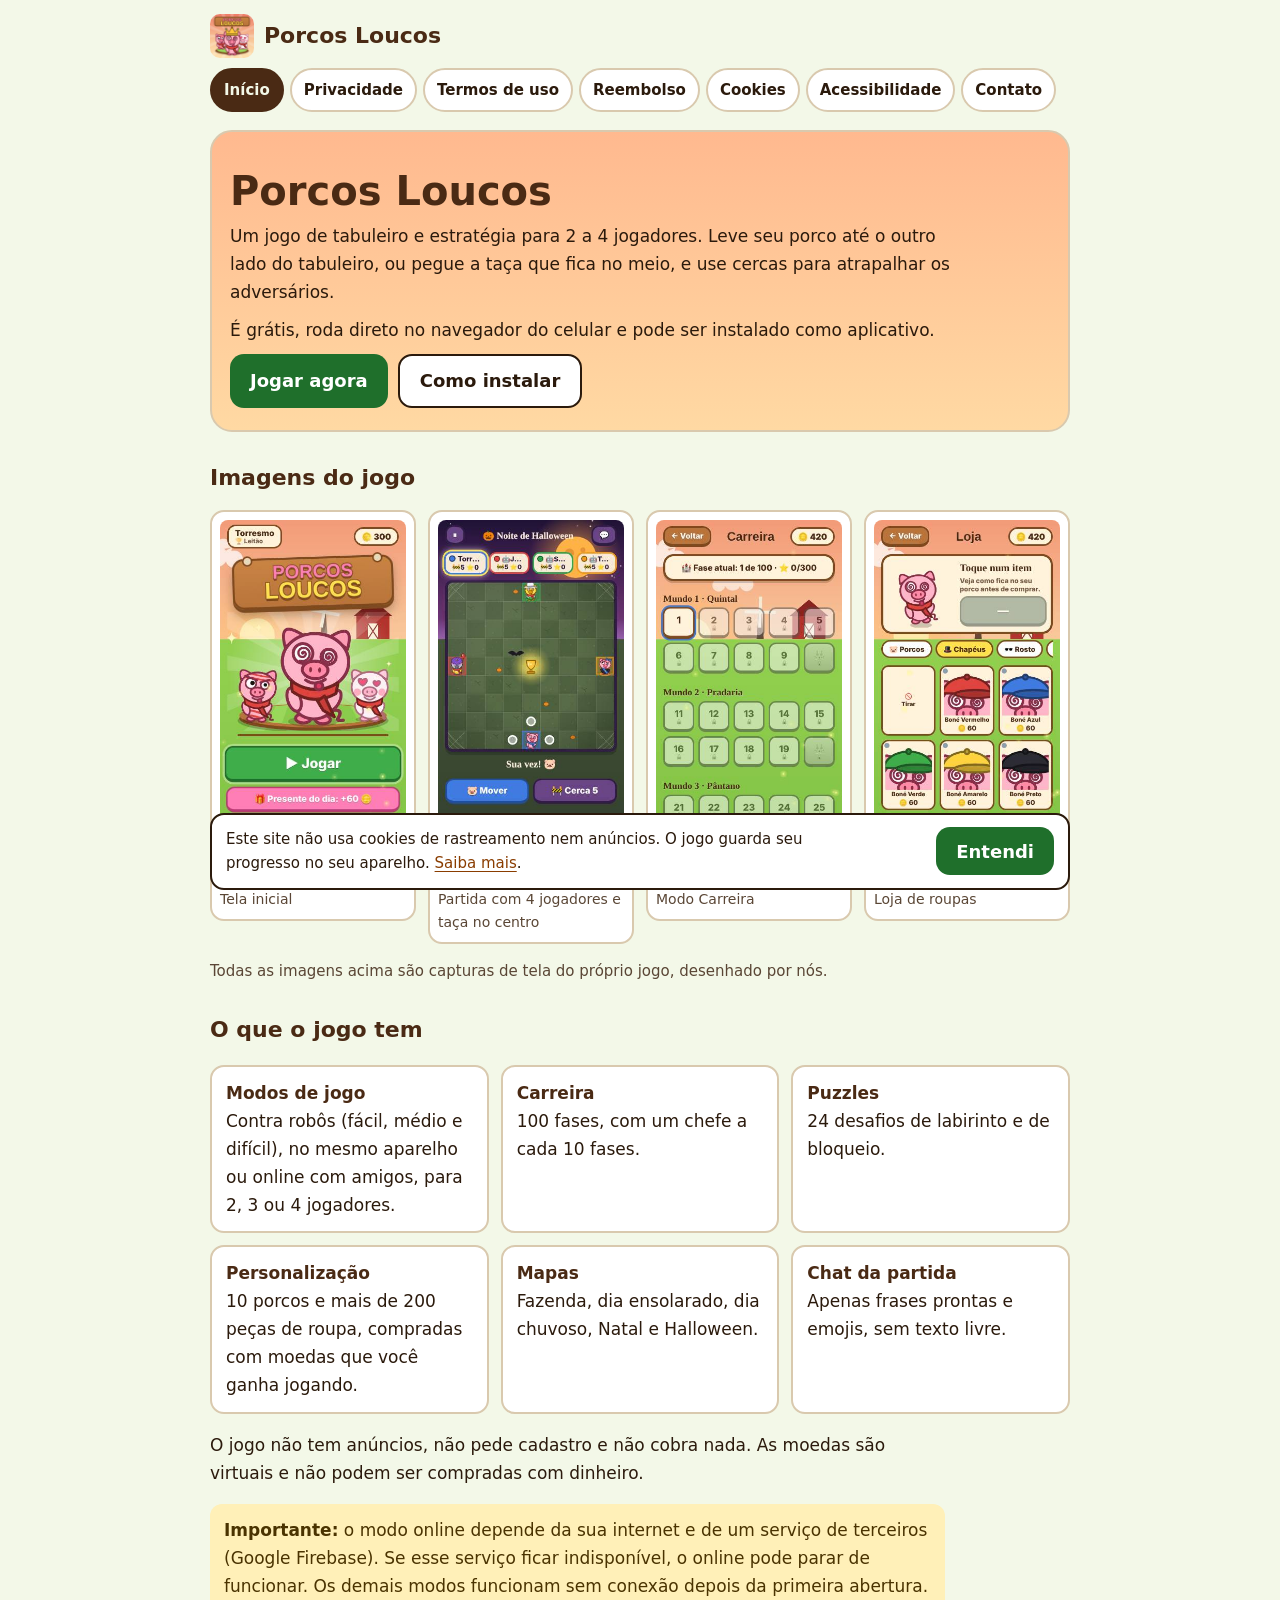
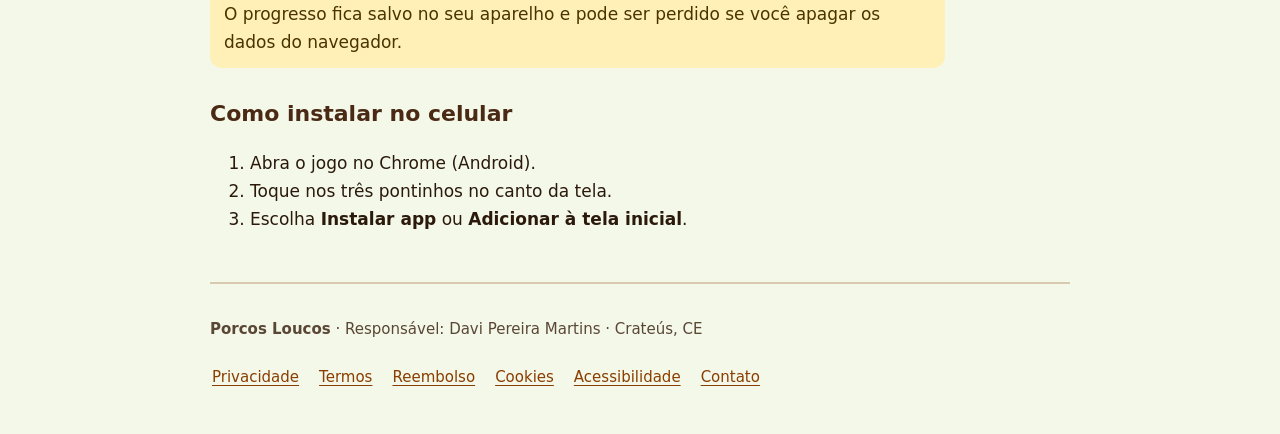
<file: site.html>
<!doctype html>
<html lang="pt-BR"><head><meta charset="utf-8"><meta name="viewport" content="width=device-width,initial-scale=1">
<title>Porcos Loucos — Site Oficial</title>
<meta name="claude:viewport-fit-sides" content="cover">
<style>
/* Layout: cabeçalho fixo + uma "página" por vez (troca pelo #hash) + rodapé com dados do responsável */
:root{--bg:#f3f8e8;--surface:#ffffff;--ink:#2b1a0c;--muted:#5a4635;--line:#d9c9ae;--wood:#7b4417;--wood-d:#4a2a14;--grass:#1f6f2b;--on-grass:#ffffff;--hero:#ffd9a3;--link:#8a3d00;--focus:#1a4fd0;--warn-bg:#fff0b8;--warn-ink:#4a3300;--sky:#ffb98f}
@media (prefers-color-scheme:dark){:root:not([data-theme="light"]){--bg:#17120c;--surface:#241b12;--ink:#f6ecdc;--muted:#cdbba3;--line:#4a3a28;--wood:#e0a064;--wood-d:#ffd9a3;--grass:#4cc15a;--on-grass:#08210c;--hero:#3a2616;--link:#ffc27a;--focus:#8fb4ff;--warn-bg:#4a3a10;--warn-ink:#ffe9a8;--sky:#4a2a1c;color-scheme:dark}}
:root[data-theme="dark"]{--bg:#17120c;--surface:#241b12;--ink:#f6ecdc;--muted:#cdbba3;--line:#4a3a28;--wood:#e0a064;--wood-d:#ffd9a3;--grass:#4cc15a;--on-grass:#08210c;--hero:#3a2616;--link:#ffc27a;--focus:#8fb4ff;--warn-bg:#4a3a10;--warn-ink:#ffe9a8;--sky:#4a2a1c;color-scheme:dark}
*{box-sizing:border-box}
html{scroll-behavior:smooth}
@media (prefers-reduced-motion:reduce){html{scroll-behavior:auto}}
body{margin:0;background:var(--bg);color:var(--ink);font:17px/1.65 ui-rounded,"Trebuchet MS","Segoe UI",system-ui,sans-serif;padding-inline:max(16px,env(safe-area-inset-left,0px)) max(16px,env(safe-area-inset-right,0px))}
a{color:var(--link);text-underline-offset:3px}
a:focus-visible,button:focus-visible,[tabindex]:focus-visible{outline:3px solid var(--focus);outline-offset:3px;border-radius:6px}
.skip{position:absolute;left:-999px;top:8px;background:var(--surface);color:var(--ink);padding:10px 14px;border:2px solid var(--ink);border-radius:8px;z-index:20}
.skip:focus{left:8px}
.wrap{max-width:860px;margin-inline:auto}
header.top{padding-block:14px 6px;display:flex;flex-direction:column;gap:10px}
.brand{display:flex;align-items:center;gap:10px;font-weight:800;font-size:22px;color:var(--wood-d);text-decoration:none}
.brand img{width:44px;height:44px;border-radius:10px}
nav ul{list-style:none;margin:0;padding:0;display:flex;flex-wrap:wrap;gap:6px}
nav a{display:inline-flex;align-items:center;min-height:44px;padding:6px 12px;border-radius:22px;border:2px solid var(--line);background:var(--surface);color:var(--ink);text-decoration:none;font-size:15px;font-weight:700}
nav a[aria-current="page"]{background:var(--wood-d);border-color:var(--wood-d);color:var(--bg)}
main{padding-block:12px 32px}
section.page{outline:none}
h1{font-size:clamp(28px,6vw,40px);line-height:1.15;margin:14px 0 8px;color:var(--wood-d);text-wrap:balance}
h2{font-size:22px;margin:28px 0 6px;color:var(--wood-d);text-wrap:balance}
p,li{max-width:68ch}
.hero{background:linear-gradient(var(--sky),var(--hero));border-radius:22px;padding:22px 18px;display:grid;gap:18px;grid-template-columns:1fr;border:2px solid var(--line)}
.hero p{margin:0 0 10px}
.btn{display:inline-flex;align-items:center;justify-content:center;min-height:48px;padding:10px 20px;border-radius:14px;background:var(--grass);color:var(--on-grass);font-weight:800;font-size:18px;text-decoration:none;border:0;cursor:pointer;font-family:inherit}
.btn.alt{background:var(--surface);color:var(--ink);border:2px solid var(--ink)}
.btns{display:flex;flex-wrap:wrap;gap:10px;margin-top:6px}
.shots{display:grid;grid-template-columns:repeat(auto-fit,minmax(150px,1fr));gap:12px;margin:14px 0;padding:0;list-style:none}
.shots figure{margin:0;background:var(--surface);border:2px solid var(--line);border-radius:14px;padding:8px}
.shots img{display:block;width:100%;height:auto;border-radius:8px}
.shots figcaption{font-size:14px;color:var(--muted);margin-top:6px}
.cards{display:grid;grid-template-columns:repeat(auto-fit,minmax(220px,1fr));gap:12px;padding:0;list-style:none}
.cards li{background:var(--surface);border:2px solid var(--line);border-radius:14px;padding:12px 14px;min-width:0}
.cards b{display:block;color:var(--wood-d)}
.note{background:var(--warn-bg);color:var(--warn-ink);border-radius:12px;padding:12px 14px;margin:14px 0;max-width:68ch}
.ph{background:var(--warn-bg);color:var(--warn-ink);padding:0 6px;border-radius:6px;font-weight:700}
.upd{color:var(--muted);font-size:15px}
table{border-collapse:collapse;width:100%;font-size:15px}
.tw{overflow-x:auto}
th,td{border:1px solid var(--line);padding:8px 10px;text-align:left;vertical-align:top}
th{background:var(--surface)}
footer{border-top:2px solid var(--line);padding-block:18px 28px;color:var(--muted);font-size:15px}
footer ul{list-style:none;padding:0;margin:8px 0;display:flex;flex-wrap:wrap;gap:6px 16px}
footer a{display:inline-block;padding:8px 2px}
#aviso{position:fixed;left:max(10px,env(safe-area-inset-left,0px));right:max(10px,env(safe-area-inset-right,0px));bottom:max(10px,env(safe-area-inset-bottom,0px));background:var(--surface);color:var(--ink);border:2px solid var(--ink);border-radius:14px;padding:12px 14px;display:flex;flex-wrap:wrap;gap:10px;align-items:center;justify-content:space-between;max-width:860px;margin-inline:auto;z-index:10;font-size:15px}
#aviso p{margin:0;flex:1 1 240px}
</style>

<div lang="pt-BR">
<a class="skip" href="#conteudo">Pular para o conteúdo</a>
<div class="wrap">
<header class="top">
  <a class="brand" href="#inicio"><img alt="" src="[data-uri]" width="44" height="44"><span>Porcos Loucos</span></a>
  <nav aria-label="Menu principal"><ul>
    <li><a href="#inicio">Início</a></li>
    <li><a href="#privacidade">Privacidade</a></li>
    <li><a href="#termos">Termos de uso</a></li>
    <li><a href="#reembolso">Reembolso</a></li>
    <li><a href="#cookies">Cookies</a></li>
    <li><a href="#acessibilidade">Acessibilidade</a></li>
    <li><a href="#contato">Contato</a></li>
  </ul></nav>
</header>

<main id="conteudo">

<!-- INÍCIO -->
<section class="page" id="inicio" tabindex="-1" aria-labelledby="h-inicio">
  <div class="hero">
    <div>
      <h1 id="h-inicio">Porcos Loucos</h1>
      <p>Um jogo de tabuleiro e estratégia para 2 a 4 jogadores. Leve seu porco até o outro lado do tabuleiro, ou pegue a taça que fica no meio, e use cercas para atrapalhar os adversários.</p>
      <p>É grátis, roda direto no navegador do celular e pode ser instalado como aplicativo.</p>
      <div class="btns">
        <a class="btn" href="https://d71924807-maker.github.io/Porcos-Loucos-/" target="_blank" rel="noopener">Jogar agora<span class="sr" style="position:absolute;left:-999px"> (abre em nova aba)</span></a>
        <a class="btn alt" href="#como-instalar">Como instalar</a>
      </div>
    </div>
  </div>

  <h2>Imagens do jogo</h2>
  <ul class="shots">
    <li><figure><img src="[data-uri]" width="360" height="700" alt="Tela inicial do jogo: placa de madeira com o título, um porco rosa com olhos em espiral ao centro e botões Jogar, Carreira, Puzzles, Loja e Mapas." loading="lazy"><figcaption>Tela inicial</figcaption></figure></li>
    <li><figure><img src="[data-uri]" width="360" height="700" alt="Partida de quatro jogadores no mapa de Halloween: quatro porcos nas bordas do tabuleiro e uma taça dourada no centro." loading="lazy"><figcaption>Partida com 4 jogadores e taça no centro</figcaption></figure></li>
    <li><figure><img src="[data-uri]" width="360" height="700" alt="Mapa da Carreira com as fases numeradas em fileiras de cinco, a fase 1 destacada e as demais com cadeado." loading="lazy"><figcaption>Modo Carreira</figcaption></figure></li>
    <li><figure><img src="[data-uri]" width="360" height="700" alt="Loja de roupas com um porco de prévia no alto e uma grade de chapéus e acessórios com seus preços em moedas." loading="lazy"><figcaption>Loja de roupas</figcaption></figure></li>
  </ul>
  <p class="upd">Todas as imagens acima são capturas de tela do próprio jogo, desenhado por nós.</p>

  <h2>O que o jogo tem</h2>
  <ul class="cards">
    <li><b>Modos de jogo</b>Contra robôs (fácil, médio e difícil), no mesmo aparelho ou online com amigos, para 2, 3 ou 4 jogadores.</li>
    <li><b>Carreira</b>100 fases, com um chefe a cada 10 fases.</li>
    <li><b>Puzzles</b>24 desafios de labirinto e de bloqueio.</li>
    <li><b>Personalização</b>10 porcos e mais de 200 peças de roupa, compradas com moedas que você ganha jogando.</li>
    <li><b>Mapas</b>Fazenda, dia ensolarado, dia chuvoso, Natal e Halloween.</li>
    <li><b>Chat da partida</b>Apenas frases prontas e emojis, sem texto livre.</li>
  </ul>
  <p>O jogo não tem anúncios, não pede cadastro e não cobra nada. As moedas são virtuais e não podem ser compradas com dinheiro.</p>
  <div class="note"><strong>Importante:</strong> o modo online depende da sua internet e de um serviço de terceiros (Google Firebase). Se esse serviço ficar indisponível, o online pode parar de funcionar. Os demais modos funcionam sem conexão depois da primeira abertura. O progresso fica salvo no seu aparelho e pode ser perdido se você apagar os dados do navegador.</div>

  <h2 id="como-instalar">Como instalar no celular</h2>
  <ol>
    <li>Abra o jogo no Chrome (Android).</li>
    <li>Toque nos três pontinhos no canto da tela.</li>
    <li>Escolha <strong>Instalar app</strong> ou <strong>Adicionar à tela inicial</strong>.</li>
  </ol>
</section>

<!-- PRIVACIDADE -->
<section class="page" id="privacidade" tabindex="-1" aria-labelledby="h-priv" hidden>
  <h1 id="h-priv">Política de Privacidade</h1>
  <p class="upd">Atualizada em 26/11/2026. Escrita para seguir a Lei Geral de Proteção de Dados (Lei 13.709/2018, a LGPD).</p>

  <h2>1. Quem é o responsável</h2>
  <p>O controlador dos dados é <span data-f="nome" class="ph">[preencher: nome completo ou razão social]</span>, de <span data-f="cidade" class="ph">[preencher: cidade/UF]</span>. Contato para assuntos de privacidade: <span data-f="email" class="ph">[preencher: e-mail]</span>.</p>

  <h2>2. Resumo em linguagem simples</h2>
  <ul>
    <li>Você não precisa criar conta, nem informar e-mail, telefone ou nome real.</li>
    <li>Não usamos anúncios, rastreadores nem ferramentas de análise de comportamento.</li>
    <li>Não vendemos nem compartilhamos dados para publicidade.</li>
    <li>O jogo guarda seu progresso no próprio aparelho. Só o modo online envia alguns dados para a internet.</li>
  </ul>

  <h2>3. Dados que o jogo guarda no seu aparelho</h2>
  <p>Ficam apenas no seu navegador (armazenamento local) e não são enviados para nós: o nome de jogador que você escolheu, moedas, troféus, porcos e roupas que você tem, progresso da carreira e dos puzzles, missões do dia, ajustes de som e de gráficos, e um código aleatório que identifica o aparelho nas salas online.</p>

  <h2>4. Dados enviados no modo online</h2>
  <p>Ao criar ou entrar numa sala, o jogo envia ao serviço Firebase Realtime Database, do Google: o código da sala, o seu nome de jogador (até 12 caracteres), o visual do seu porco, o código aleatório do aparelho, o estado da partida e as frases ou emojis prontos escolhidos no chat. <strong>Não existe campo de texto livre no chat.</strong></p>
  <p>As pessoas na mesma sala veem o seu nome de jogador e o seu visual. Por isso, <strong>não use seu nome real nem informações pessoais como nome de jogador.</strong></p>
  <p>Quando todos saem, o jogo tenta apagar a sala. Se o aplicativo for fechado de forma abrupta, a sala pode permanecer por mais tempo no servidor.</p>

  <h2>5. O que não coletamos</h2>
  <p>Não coletamos nome real, e-mail, telefone, endereço, localização, contatos, fotos, microfone, câmera, dados de pagamento nem identificadores de publicidade.</p>

  <h2>6. Para que usamos os dados e base legal</h2>
  <div class="tw"><table>
    <thead><tr><th>Finalidade</th><th>Base legal (LGPD, art. 7º)</th></tr></thead>
    <tbody>
      <tr><td>Fazer o jogo funcionar e salvar seu progresso</td><td>Execução do serviço que você pediu (inciso V)</td></tr>
      <tr><td>Conectar jogadores nas salas online</td><td>Execução do serviço que você pediu (inciso V)</td></tr>
      <tr><td>Manter a segurança e evitar abusos</td><td>Legítimo interesse (inciso IX), usando só o necessário</td></tr>
    </tbody>
  </table></div>
  <p>Coletamos somente os dados necessários para essas finalidades.</p>

  <h2>7. Com quem os dados passam</h2>
  <ul>
    <li><strong>Google (Firebase):</strong> guarda as salas online. Os servidores podem ficar fora do Brasil, o que caracteriza transferência internacional de dados (LGPD, art. 33). O Google também fornece as fontes de letra do jogo; ao carregá-las, seu endereço de IP é enviado ao Google.</li>
    <li><strong>GitHub (GitHub Pages):</strong> hospeda o jogo e o site. Como qualquer hospedagem, pode registrar o endereço de IP de quem acessa.</li>
    <li><strong>itch.io:</strong> se você jogar por lá, valem também as regras de privacidade deles.</li>
  </ul>
  <p>Esses serviços têm políticas próprias. Não temos acesso aos registros de acesso deles.</p>

  <h2>8. Por quanto tempo guardamos</h2>
  <p>Os dados do aparelho ficam até você apagá-los. Os dados das salas online servem apenas durante a partida e a sala é apagada quando todos saem. Não mantemos histórico de partidas nem de conversas.</p>

  <h2>9. Crianças e adolescentes</h2>
  <p>O jogo não pede dados pessoais e foi feito para ser usado por todas as idades. Mesmo assim, recomendamos que crianças joguem com a supervisão de um responsável, principalmente no modo online, e que usem um apelido. Pais e responsáveis podem pedir esclarecimentos ou a exclusão de dados pelo e-mail de contato (LGPD, art. 14).</p>

  <h2>10. Seus direitos</h2>
  <p>Pela LGPD (art. 18) você pode pedir: confirmação de que tratamos dados seus, acesso, correção, anonimização ou exclusão, informação sobre compartilhamento e revogação de consentimento. Como não guardamos dados que identifiquem você, pode ser necessário informar o código da sala e o seu apelido para localizarmos algo. Respondemos em até 15 dias. Para apagar o que está no seu aparelho, basta limpar os dados do site nas configurações do navegador.</p>
  <p>Se achar que seus direitos não foram respeitados, você também pode reclamar à Autoridade Nacional de Proteção de Dados (ANPD).</p>

  <h2>11. Segurança</h2>
  <p>Usamos conexão segura (HTTPS) e guardamos o mínimo possível. Nenhum sistema é 100% seguro, e as salas online ficam num banco de dados compartilhado entre os jogadores. Por isso pedimos que você não coloque informações pessoais no nome.</p>

  <h2>12. Mudanças nesta política</h2>
  <p>Se mudarmos algo importante, como passar a usar anúncios ou análise de uso, atualizaremos esta página e a data acima antes da mudança.</p>
</section>

<!-- TERMOS -->
<section class="page" id="termos" tabindex="-1" aria-labelledby="h-termos" hidden>
  <h1 id="h-termos">Termos de Serviço</h1>
  <p class="upd">Atualizados em 26/11/2026.</p>
  <h2>1. Aceitação</h2>
  <p>Ao usar o Porcos Loucos você concorda com estes termos e com a <a href="#privacidade">Política de Privacidade</a>. Se não concordar, não use o jogo.</p>
  <h2>2. O serviço</h2>
  <p>O jogo é gratuito e oferecido como está. Podemos corrigir, mudar ou retirar recursos, mapas, eventos e prêmios. Eventos temporários têm data de término, mostrada no próprio jogo, e seus prêmios exclusivos só podem ser obtidos durante esse período.</p>
  <h2>3. Disponibilidade</h2>
  <p>Não garantimos que o modo online esteja sempre disponível. Ele depende da sua internet e de serviços de terceiros. Não há compromisso de funcionamento ininterrupto.</p>
  <h2>4. Moedas, roupas e progresso</h2>
  <p>Moedas, troféus, roupas e porcos são itens virtuais do jogo. Eles não têm valor em dinheiro, não podem ser comprados com dinheiro real, vendidos ou transferidos. O progresso fica salvo no seu aparelho e pode ser perdido se você apagar os dados do navegador ou trocar de aparelho. Não conseguimos recuperá-lo.</p>
  <h2>5. Como usar</h2>
  <p>Você concorda em não: usar nomes ofensivos, discriminatórios ou que revelem dados pessoais; usar programas, scripts ou falhas para trapacear ou sobrecarregar o serviço; tentar acessar dados de outros jogadores; nem copiar o jogo para vender como se fosse seu.</p>
  <h2>6. Propriedade intelectual</h2>
  <p>O código, os desenhos, os sons e os textos do jogo e do site foram criados para este projeto e pertencem ao responsável indicado em <a href="#contato">Contato</a>. Veja a seção de imagens e fontes na página de Contato. Nomes e marcas de terceiros citados pertencem aos seus donos.</p>
  <h2>7. Responsabilidade</h2>
  <p>Fazemos o possível para o jogo funcionar bem, mas ele é oferecido sem garantias além das que a lei exige. Nada nestes termos limita direitos que a lei brasileira, inclusive o Código de Defesa do Consumidor, dá a você.</p>
  <h2>8. Mudanças</h2>
  <p>Podemos atualizar estes termos. A data no topo mostra a versão em vigor. Continuar jogando depois da mudança significa que você aceita a nova versão.</p>
  <h2>9. Lei aplicável</h2>
  <p>Valem as leis do Brasil. Em caso de conflito, fica garantido o foro do domicílio do usuário consumidor, conforme a lei.</p>
</section>

<!-- REEMBOLSO -->
<section class="page" id="reembolso" tabindex="-1" aria-labelledby="h-reemb" hidden>
  <h1 id="h-reemb">Política de Reembolso</h1>
  <p class="upd">Atualizada em 26/11/2026.</p>
  <p>O Porcos Loucos é <strong>totalmente gratuito</strong> e, hoje, <strong>não vende nada com dinheiro real</strong>: não há compras, assinaturas, anúncios pagos nem cobranças. Por isso não há valores a reembolsar.</p>
  <p>As moedas do jogo são ganhas jogando e só servem dentro do jogo. Elas não podem ser compradas, trocadas por dinheiro nem devolvidas.</p>
  <h2>E se o jogo passar a cobrar algo?</h2>
  <p>Se um dia houver compras ou assinaturas, esta política será atualizada antes da mudança, com preços claros e as regras de cancelamento e reembolso, incluindo o direito de arrependimento de 7 dias em compras feitas fora do estabelecimento comercial (Código de Defesa do Consumidor, art. 49).</p>
  <p>Se você viu alguma cobrança ligada a este jogo, escreva para <span data-f="email" class="ph">[preencher: e-mail]</span>.</p>
</section>

<!-- COOKIES -->
<section class="page" id="cookies" tabindex="-1" aria-labelledby="h-cook" hidden>
  <h1 id="h-cook">Cookies e armazenamento</h1>
  <p class="upd">Atualizada em 26/11/2026.</p>
  <p><strong>O jogo e este site não usam cookies de publicidade, de rastreamento ou de análise de uso.</strong> Também não carregam scripts de terceiros para medir visitas.</p>
  <h2>O que o jogo guarda no seu navegador</h2>
  <div class="tw"><table>
    <thead><tr><th>Item</th><th>Para quê</th><th>Quando some</th></tr></thead>
    <tbody>
      <tr><td>Armazenamento local: perfil do jogador</td><td>Salvar nome, moedas, roupas, progresso e ajustes</td><td>Quando você limpar os dados do site</td></tr>
      <tr><td>Armazenamento local: código do aparelho</td><td>Identificar você numa sala online, sem dados pessoais</td><td>Quando você limpar os dados do site</td></tr>
      <tr><td>Cache do aplicativo</td><td>Abrir o jogo mais rápido e sem internet</td><td>Quando você limpar os dados do site ou desinstalar</td></tr>
    </tbody>
  </table></div>
  <p>Esses itens são necessários para o jogo funcionar, por isso não pedimos consentimento para eles.</p>
  <h2>Neste site</h2>
  <p>Guardamos só uma marca no armazenamento local que lembra que você fechou o aviso na parte de baixo da tela.</p>
  <h2>Serviços de terceiros</h2>
  <p>O jogo carrega fontes de letra do Google Fonts e usa o Firebase para o online. Esses serviços recebem seu endereço de IP quando acessados. Veja a <a href="#privacidade">Política de Privacidade</a>.</p>
  <h2>Como apagar</h2>
  <p>No Chrome: toque no cadeado ao lado do endereço, escolha Configurações do site e depois Limpar dados. Isso apaga o progresso do jogo.</p>
</section>

<!-- ACESSIBILIDADE -->
<section class="page" id="acessibilidade" tabindex="-1" aria-labelledby="h-acess" hidden>
  <h1 id="h-acess">Acessibilidade</h1>
  <p class="upd">Atualizada em 26/11/2026.</p>
  <h2>Neste site</h2>
  <ul>
    <li>Todo o site pode ser usado só com o teclado (Tab, Shift+Tab e Enter), com um link para pular direto ao conteúdo.</li>
    <li>O foco do teclado fica sempre visível.</li>
    <li>As cores foram escolhidas para ter contraste de leitura adequado (nível AA) nos temas claro e escuro, que seguem a configuração do seu aparelho.</li>
    <li>As imagens têm texto alternativo e os textos redimensionam sem quebrar o layout.</li>
    <li>Respeitamos a configuração de reduzir movimento.</li>
  </ul>
  <h2>No jogo</h2>
  <p>O jogo é visual e jogado com toques ou cliques no tabuleiro. <strong>Ele ainda não é totalmente acessível:</strong> não há navegação completa por teclado no tabuleiro nem leitura do tabuleiro por leitores de tela. O jogo tem ajustes de volume, vibração, dicas de movimento e modo de gráficos econômico. Sugestões de melhoria são bem-vindas.</p>
  <h2>Fale com a gente</h2>
  <p>Encontrou uma barreira de acesso? Escreva para <span data-f="email" class="ph">[preencher: e-mail]</span> contando o problema e o aparelho que usa.</p>
</section>

<!-- CONTATO -->
<section class="page" id="contato" tabindex="-1" aria-labelledby="h-cont" hidden>
  <h1 id="h-cont">Contato e dados do responsável</h1>
  <p>Não usamos formulário de contato, para não coletar dados à toa. Escreva direto para o e-mail abaixo.</p>
  <div class="tw"><table>
    <tbody>
      <tr><th scope="row">Responsável</th><td><span data-f="nome" class="ph">[preencher: nome completo ou razão social]</span></td></tr>
      <tr><th scope="row">Cidade/UF</th><td><span data-f="cidade" class="ph">[preencher]</span></td></tr>
      <tr><th scope="row">E-mail</th><td><span data-f="email" class="ph">[preencher]</span></td></tr>
    </tbody>
  </table></div>
  <p>Respondemos pedidos de privacidade em até 15 dias.</p>
  <h2>Imagens, sons e fontes</h2>
  <ul>
    <li>Os porcos, mapas, roupas, ícone e todas as imagens do jogo e deste site foram desenhados por código para este projeto. Não usamos fotos, ilustrações nem personagens de terceiros.</li>
    <li>Os sons e a música são gerados pelo próprio jogo, sem arquivos de áudio de terceiros.</li>
    <li>O site usa as fontes do próprio aparelho. O jogo usa as fontes Baloo 2 e Nunito, do Google Fonts, distribuídas sob a licença SIL Open Font License.</li>
  </ul>
  <h2>Sobre este site</h2>
  <p>Não mostramos avaliações, notas ou depoimentos de jogadores, porque não temos como comprová-los. Também não prometemos números de jogadores nem resultados.</p>
</section>

</main>

<footer>
  <p><strong>Porcos Loucos</strong> · Responsável: <span data-f="nome" class="ph">[preencher]</span> · <span data-f="cidade" class="ph">[preencher]</span></p>
  <ul>
    <li><a href="#privacidade">Privacidade</a></li><li><a href="#termos">Termos</a></li><li><a href="#reembolso">Reembolso</a></li><li><a href="#cookies">Cookies</a></li><li><a href="#acessibilidade">Acessibilidade</a></li><li><a href="#contato">Contato</a></li>
  </ul>
</footer>
</div>

<div id="aviso" role="region" aria-label="Aviso de cookies e armazenamento" hidden>
  <p>Este site não usa cookies de rastreamento nem anúncios. O jogo guarda seu progresso no seu aparelho. <a href="#cookies">Saiba mais</a>.</p>
  <button class="btn" id="aviso-ok" type="button">Entendi</button>
</div>
</div>

<script>
// Dados do responsável (vazio = aparece o aviso amarelo "preencher").
var DADOS = { nome: "Davi Pereira Martins", cidade: "Crateús, CE", email: "d71924807@gmail.com" };

(function () {
  var ids = ["inicio", "privacidade", "termos", "reembolso", "cookies", "acessibilidade", "contato"];
  var secs = ids.map(function (i) { return document.getElementById(i); });
  var links = document.querySelectorAll("nav a");
  var first = true;

  document.querySelectorAll("[data-f]").forEach(function (el) {
    var v = DADOS[el.getAttribute("data-f")];
    if (v) { el.textContent = v; el.className = ""; }
  });

  function show() {
    var h = (location.hash || "#inicio").slice(1);
    if (h === "como-instalar") h = "inicio";
    if (ids.indexOf(h) < 0) h = "inicio";
    secs.forEach(function (s) { s.hidden = s.id !== h; });
    links.forEach(function (a) {
      if (a.getAttribute("href") === "#" + h) a.setAttribute("aria-current", "page"); else a.removeAttribute("aria-current");
    });
    if (!first) { var s = document.getElementById(h); window.scrollTo(0, 0); s.focus({ preventScroll: true }); if ((location.hash || "") === "#como-instalar") document.getElementById("como-instalar").scrollIntoView(); }
    first = false;
  }
  window.addEventListener("hashchange", show);
  show();

  var av = document.getElementById("aviso"), ok = false;
  try { ok = localStorage.getItem("porcos-aviso") === "1"; } catch (e) { }
  av.hidden = ok;
  document.getElementById("aviso-ok").addEventListener("click", function () {
    av.hidden = true; try { localStorage.setItem("porcos-aviso", "1"); } catch (e) { }
  });
})();
</script>
</div>
</html>
</file>
<file: style.css>
:root{--sky-top:#f39a78;--sky-low:#f9c99b;--grass:#93d150;--grass-dark:#7fc043;--wood:#b8743a;--wood-dark:#7e4a20;--wood-light:#c98443;--paper:#fff3dc;--ink:#4a2a14;--on-bg:#4a2a14;--good:#2fa84f;--bad:#e0443f}
*{box-sizing:border-box;-webkit-tap-highlight-color:transparent;-webkit-user-select:none;user-select:none}
[hidden]{display:none!important}
html,body{margin:0;height:100%;overflow:hidden;overscroll-behavior:none}
body{font-family:'Nunito',system-ui,sans-serif;font-weight:800;color:var(--ink);background:linear-gradient(var(--sky-top),var(--sky-low) 230px,var(--grass) 231px,var(--grass-dark));touch-action:manipulation}
#sky{position:fixed;left:0;top:0;width:100%;height:280px;pointer-events:none;z-index:0}
.screen{position:fixed;inset:0;z-index:1;overflow-y:auto;overflow-x:hidden;padding:max(10px,env(safe-area-inset-top)) 14px max(18px,env(safe-area-inset-bottom));display:flex;flex-direction:column;gap:12px;max-width:560px;margin:0 auto}
h2,h3{margin:0;font-family:'Baloo 2',sans-serif}
h2{font-size:24px;color:var(--on-bg);text-shadow:0 1px 0 rgba(255,255,255,.4)}
h3{font-size:16px;margin:10px 0 6px}
.small{font-size:13px;opacity:.75}
.center{text-align:center}
.topbar{display:flex;align-items:center;justify-content:space-between;gap:8px;min-height:44px}
.coins{background:var(--paper);border:3px solid var(--wood-dark);border-radius:20px;padding:5px 12px;font-size:16px;white-space:nowrap}
.me{background:var(--paper);border:3px solid var(--wood-dark);border-radius:16px;padding:4px 12px;text-align:left;display:flex;flex-direction:column;font:inherit;color:inherit;line-height:1.15}
.mename{font-size:16px}.merank{font-size:12px;opacity:.7}
.logo{text-align:center;margin:6px 10px 0;padding:8px 10px 12px;font-family:'Baloo 2',sans-serif;line-height:.88;transform:rotate(-2.5deg);background:linear-gradient(var(--wood-light),var(--wood));border:4px solid var(--wood-dark);border-radius:22px;box-shadow:0 6px 0 var(--wood-dark),0 14px 20px rgba(0,0,0,.25);position:relative;animation:sway 4s ease-in-out infinite}
.logo::before,.logo::after{content:'';position:absolute;top:-9px;width:14px;height:14px;border-radius:50%;background:#e8d9b8;border:3px solid var(--wood-dark)}
.logo::before{left:16px}.logo::after{right:16px}
@keyframes sway{50%{transform:rotate(-1deg) translateY(-2px)}}
.l1{font-size:46px;color:#ff7eb6;-webkit-text-stroke:3px var(--wood-dark);paint-order:stroke fill;text-shadow:0 4px 0 var(--wood-dark)}
.l2{font-size:58px;color:#ffe14d;-webkit-text-stroke:3px var(--wood-dark);paint-order:stroke fill;text-shadow:0 5px 0 var(--wood-dark)}
.homepig{flex:none;width:100%;max-width:340px;height:230px;align-self:center;margin:-4px 0 -6px}
.rankbar{position:relative;height:22px;background:rgba(0,0,0,.25);border-radius:12px;overflow:hidden;border:2px solid var(--wood-dark);margin:0 20px}
.rankfill{position:absolute;inset:0 auto 0 0;background:linear-gradient(#ffe14d,#f1a81c);width:0}
.rankbar span{position:relative;display:block;text-align:center;font-size:12px;line-height:18px;color:#3a2410}
.menu{display:flex;flex-direction:column;gap:10px;margin-top:8px}
.row2{display:flex;gap:10px}.row2>*{flex:1}
.btn{font:inherit;font-size:17px;color:#fff;background:var(--wood);border:3px solid var(--wood-dark);border-bottom-width:6px;border-radius:16px;padding:10px 14px;min-height:46px;cursor:pointer;text-shadow:0 1px 0 rgba(0,0,0,.35);position:relative}
.btn:active{transform:translateY(3px);border-bottom-width:3px}
.btn.big{font-size:22px;background:#3fae4a;border-color:#23702c;padding:12px}
.btn.sm{min-height:38px;padding:6px 12px;font-size:15px}
.btn.on{background:#3f7be0;border-color:#244f98}
.btn.ok{background:#3fae4a;border-color:#23702c}
.btn.gift{background:#ff7eb6;border-color:#b83d78;animation:pulse 1.4s infinite}
.btn:disabled{filter:grayscale(.8);opacity:.6}
@keyframes pulse{50%{transform:scale(1.03)}}
.card{background:var(--paper);border:4px solid var(--wood-dark);border-radius:20px;padding:12px 14px;box-shadow:0 4px 0 rgba(0,0,0,.18)}
.hint{margin:6px 0 0;font-size:13px;opacity:.8;font-weight:700}
.seg{display:flex;gap:6px}.seg button{flex:1;font:inherit;font-size:14px;color:var(--ink);background:#fff;border:3px solid var(--wood-dark);border-radius:12px;padding:8px 4px;min-height:42px}
.seg button.on{background:#ffe14d;box-shadow:inset 0 -4px 0 rgba(0,0,0,.15)}
.chips{display:flex;flex-wrap:wrap;gap:6px}.chips button{font:inherit;font-size:14px;background:#fff;color:var(--ink);border:3px solid var(--wood-dark);border-radius:20px;padding:6px 10px}
.chips button.on{background:#ffe14d}
.joinrow{display:flex;gap:8px;margin-top:8px}.joinrow input{flex:1;min-width:0}
input[type=text],input:not([type]){font:inherit;font-size:22px;text-align:center;letter-spacing:3px;text-transform:uppercase;border:3px solid var(--wood-dark);border-radius:14px;padding:8px;background:#fff;color:var(--ink);-webkit-user-select:text;user-select:text}
#nameIn{text-transform:none;letter-spacing:0;width:100%;margin:10px 0}
.code{font-family:'Baloo 2';font-size:48px;letter-spacing:8px;line-height:1.1;margin:2px 0 6px}
.seats{display:grid;grid-template-columns:1fr 1fr;gap:8px}
.seat{border:3px solid var(--wood-dark);border-radius:14px;background:#fff;text-align:center;padding:4px;position:relative;font-size:14px}
.seat canvas{width:72px;height:72px}.seat.empty{opacity:.55;padding:22px 4px}
.seat .tag{position:absolute;top:2px;left:4px;font-size:11px;background:var(--paper);border-radius:8px;padding:0 5px}
.dot{display:inline-block;width:12px;height:12px;border-radius:50%;border:2px solid rgba(0,0,0,.4);vertical-align:-1px;margin-right:4px}
/* jogo */
.gbar{display:flex;align-items:center;justify-content:space-between;gap:8px}
.gtitle{flex:1;text-align:center;font-family:'Baloo 2';font-size:18px;color:var(--on-bg);text-shadow:0 1px 0 rgba(255,255,255,.4);overflow:hidden;white-space:nowrap;text-overflow:ellipsis}
#bChat i{position:absolute;top:-6px;right:-6px;width:16px;height:16px;border-radius:50%;background:#e0443f;border:2px solid #fff}
.chipsrow{display:flex;gap:6px;justify-content:center}
.pchip{flex:1;min-width:0;background:var(--paper);border:3px solid var(--wood-dark);border-radius:14px;padding:3px 6px;font-size:12px;line-height:1.2;text-align:center;transition:transform .2s}
.pchip .pn{white-space:nowrap;overflow:hidden;text-overflow:ellipsis;font-size:13px}
.pchip.act{transform:scale(1.06);box-shadow:0 0 0 3px #ffe14d,0 0 14px #fff}
.boardwrap{display:flex;justify-content:center}
#board{border:5px solid var(--wood-dark);border-radius:14px;background:var(--grass);touch-action:none;box-shadow:0 6px 0 rgba(0,0,0,.2)}
.status{text-align:center;font-family:'Baloo 2';font-size:19px;min-height:28px;color:var(--on-bg);text-shadow:0 1px 0 rgba(255,255,255,.4)}
.ctrl{display:flex;gap:8px}.ctrl>*{flex:1}
/* loja */
.shoptop{display:flex;gap:10px;align-items:center;background:var(--paper);border:4px solid var(--wood-dark);border-radius:20px;padding:8px}
.shoptop canvas{width:130px;height:130px;flex:none}.shopinfo{flex:1;display:flex;flex-direction:column;gap:6px;min-width:0}
.sname{font-family:'Baloo 2';font-size:20px;line-height:1.1}
.tabs{display:flex;gap:6px;overflow-x:auto;padding-bottom:2px;flex:none}.tabs button{flex:none;font:inherit;font-size:14px;background:#fff;color:var(--ink);border:3px solid var(--wood-dark);border-radius:20px;padding:6px 12px;white-space:nowrap}
.tabs button.on{background:#ffe14d}
.grid{display:grid;grid-template-columns:repeat(3,1fr);gap:8px;padding-bottom:14px}
.cell{background:var(--paper);border:3px solid var(--wood-dark);border-radius:14px;padding:4px;text-align:center;font-size:11.5px;line-height:1.15;position:relative;display:flex;flex-direction:column;align-items:center;gap:2px}
.cell canvas{width:100%;max-width:90px;aspect-ratio:1}
.cell.sel{box-shadow:0 0 0 3px #3f7be0}.cell.eq{background:#d9f6d3}
.cell .pr{font-size:13px}.cell .rar{position:absolute;top:3px;left:3px;width:10px;height:10px;border-radius:50%}
/* mapas */
.mapview{display:flex;align-items:center;gap:4px;justify-content:center}
#mapCv{border:5px solid var(--wood-dark);border-radius:14px;touch-action:none}
.arrow{font:inherit;font-size:20px;border:3px solid var(--wood-dark);background:var(--paper);border-radius:50%;width:38px;height:38px;color:var(--ink)}
.mname{font-family:'Baloo 2';font-size:22px}
.dots{display:flex;gap:6px;justify-content:center;margin:8px 0}.dots i{width:10px;height:10px;border-radius:50%;background:rgba(0,0,0,.2)}.dots i.on{background:var(--wood-dark)}
.howcard{display:flex;flex-direction:column;align-items:center;gap:6px}.howtxt{margin:0;font-size:16px;min-height:76px}
#howCv{border:4px solid var(--wood-dark);border-radius:12px}
/* ajustes */
.srow{display:flex;align-items:center;justify-content:space-between;gap:10px;padding:8px 0;border-bottom:2px dashed rgba(0,0,0,.12);font-size:16px}
.srow:last-child{border:0}
.tog{width:56px;height:30px;border-radius:16px;background:#bbb;border:3px solid var(--wood-dark);position:relative;flex:none;padding:0}
.tog::after{content:'';position:absolute;top:1px;left:1px;width:22px;height:22px;border-radius:50%;background:#fff;transition:.15s;border:2px solid var(--wood-dark)}
.tog.on{background:#3fae4a}.tog.on::after{left:27px}
input[type=range]{width:150px;accent-color:var(--wood)}
/* janelas */
.modal{position:fixed;inset:0;z-index:20;background:rgba(0,0,0,.5);display:flex;align-items:flex-end;justify-content:center}
.sheet{width:100%;max-width:560px;max-height:92%;overflow-y:auto;background:var(--paper);border:4px solid var(--wood-dark);border-bottom:0;border-radius:24px 24px 0 0;padding:14px 14px max(16px,env(safe-area-inset-bottom));display:flex;flex-direction:column;gap:10px}
#m-result,#m-pause,#m-name,#m-ask{align-items:center}#m-result .sheet,#m-pause .sheet,#m-name .sheet,#m-ask .sheet{border-radius:24px;border-bottom:4px solid var(--wood-dark);width:calc(100% - 28px)}
.shead{display:flex;justify-content:space-between;align-items:center;font-size:18px}
.emo{display:grid;grid-template-columns:repeat(6,1fr);gap:6px}.emo button{font-size:26px;background:#fff;border:3px solid var(--wood-dark);border-radius:12px;padding:4px 0}
.phr{display:flex;flex-wrap:wrap;gap:6px}.phr button{font:inherit;font-size:14px;background:#fff;color:var(--ink);border:3px solid var(--wood-dark);border-radius:16px;padding:7px 10px}
.chlog{font-size:13px;min-height:20px;max-height:96px;overflow:auto;font-weight:700}
.rbig{font-family:'Baloo 2';font-size:34px;line-height:1}
.rpig canvas{width:130px;height:130px}
.rlist{display:flex;flex-direction:column;gap:4px;text-align:left;font-size:15px}
.rlist div{display:flex;justify-content:space-between;background:#fff;border:2px solid var(--wood-dark);border-radius:10px;padding:3px 8px}
.rlines{font-size:14px;text-align:left}.rlines div{display:flex;justify-content:space-between}
.rrew{font-size:18px;font-family:'Baloo 2'}
#toast{position:fixed;left:50%;bottom:90px;transform:translateX(-50%);z-index:50;background:#3a2410;color:#fff;border-radius:20px;padding:10px 18px;font-size:15px;max-width:90%;text-align:center}
@media (max-height:700px){.logo .l1{font-size:36px}.logo .l2{font-size:44px}.homepig{flex:none;width:100%;max-width:340px;height:230px;align-self:center;margin:-4px 0 -6px}}

#board,#mapCv,#howCv{box-sizing:content-box}

.btn.big#bPlay{font-size:26px;padding:14px;animation:pulse 1.8s infinite;box-shadow:0 0 0 4px rgba(255,255,255,.35)}

.badge{position:absolute;top:-6px;right:-6px;width:20px;height:20px;border-radius:50%;background:#e0443f;border:2px solid #fff}
.btn.event{background:linear-gradient(110deg,#7b2ff7,#f107a3,#ffb347,#7b2ff7);background-size:300% 100%;border-color:#4a1a7a;animation:ev 5s linear infinite;display:flex;flex-direction:column;align-items:center;gap:0;padding:8px}
.btn.event small{font-size:12px;opacity:.95}
@keyframes ev{to{background-position:300% 0}}
.grid5{display:grid;grid-template-columns:repeat(5,1fr);gap:8px;padding-bottom:14px}
.node{position:relative;font:inherit;font-size:18px;color:var(--ink);background:var(--paper);border:3px solid var(--wood-dark);border-bottom-width:6px;border-radius:14px;padding:8px 0 4px;min-height:60px;display:flex;flex-direction:column;align-items:center;justify-content:center;line-height:1.1}
.node small{font-size:10px;letter-spacing:-1px;min-height:12px}
.node.boss{background:linear-gradient(#ffe14d,#f1a81c);border-color:#7a4b00}
.node.lock{filter:grayscale(1);opacity:.55}
.node.cur{box-shadow:0 0 0 3px #3f7be0;animation:pulse 1.2s infinite}
.world{font-family:'Baloo 2';font-size:18px;margin:12px 0 6px;color:var(--on-bg);text-shadow:0 1px 0 rgba(255,255,255,.4)}
.mrow{display:flex;align-items:center;gap:8px;padding:8px 0;border-bottom:2px dashed rgba(0,0,0,.12)}.mrow:last-child{border:0}
.mrow .mt{flex:1;font-size:15px}.mrow .bar{height:8px;background:rgba(0,0,0,.15);border-radius:5px;overflow:hidden;margin-top:4px}.mrow .bar i{display:block;height:100%;background:#3fae4a}
/* carregamento */
#loading{position:fixed;inset:0;z-index:100;background:linear-gradient(#ef7f6a,#f9c99b 55%,#93d150 56%,#5fa32f);transition:opacity .7s;display:flex;flex-direction:column;align-items:center}
#loading.out{opacity:0;pointer-events:none}
#ldCv{position:absolute;inset:0;width:100%;height:100%}
.ldlogo{position:relative;margin-top:max(48px,9vh);width:min(86%,360px)}
.ldlogo .l1{font-size:52px}.ldlogo .l2{font-size:68px}
.ldbottom{position:absolute;left:0;right:0;bottom:max(36px,6vh);display:flex;flex-direction:column;align-items:center;gap:10px}
.ldbar{width:min(78%,320px);height:26px;border-radius:16px;background:rgba(60,30,10,.55);border:4px solid var(--wood-dark);overflow:hidden;box-shadow:0 4px 0 rgba(0,0,0,.25)}
#ldFill{height:100%;width:0;background:linear-gradient(#ffe97a,#f1a81c);border-radius:12px;transition:width .15s}
#ldTip{font-family:'Baloo 2';font-size:18px;color:#fff;text-shadow:0 2px 0 var(--wood-dark),0 0 8px rgba(0,0,0,.4);text-align:center;padding:0 20px}
</file>
